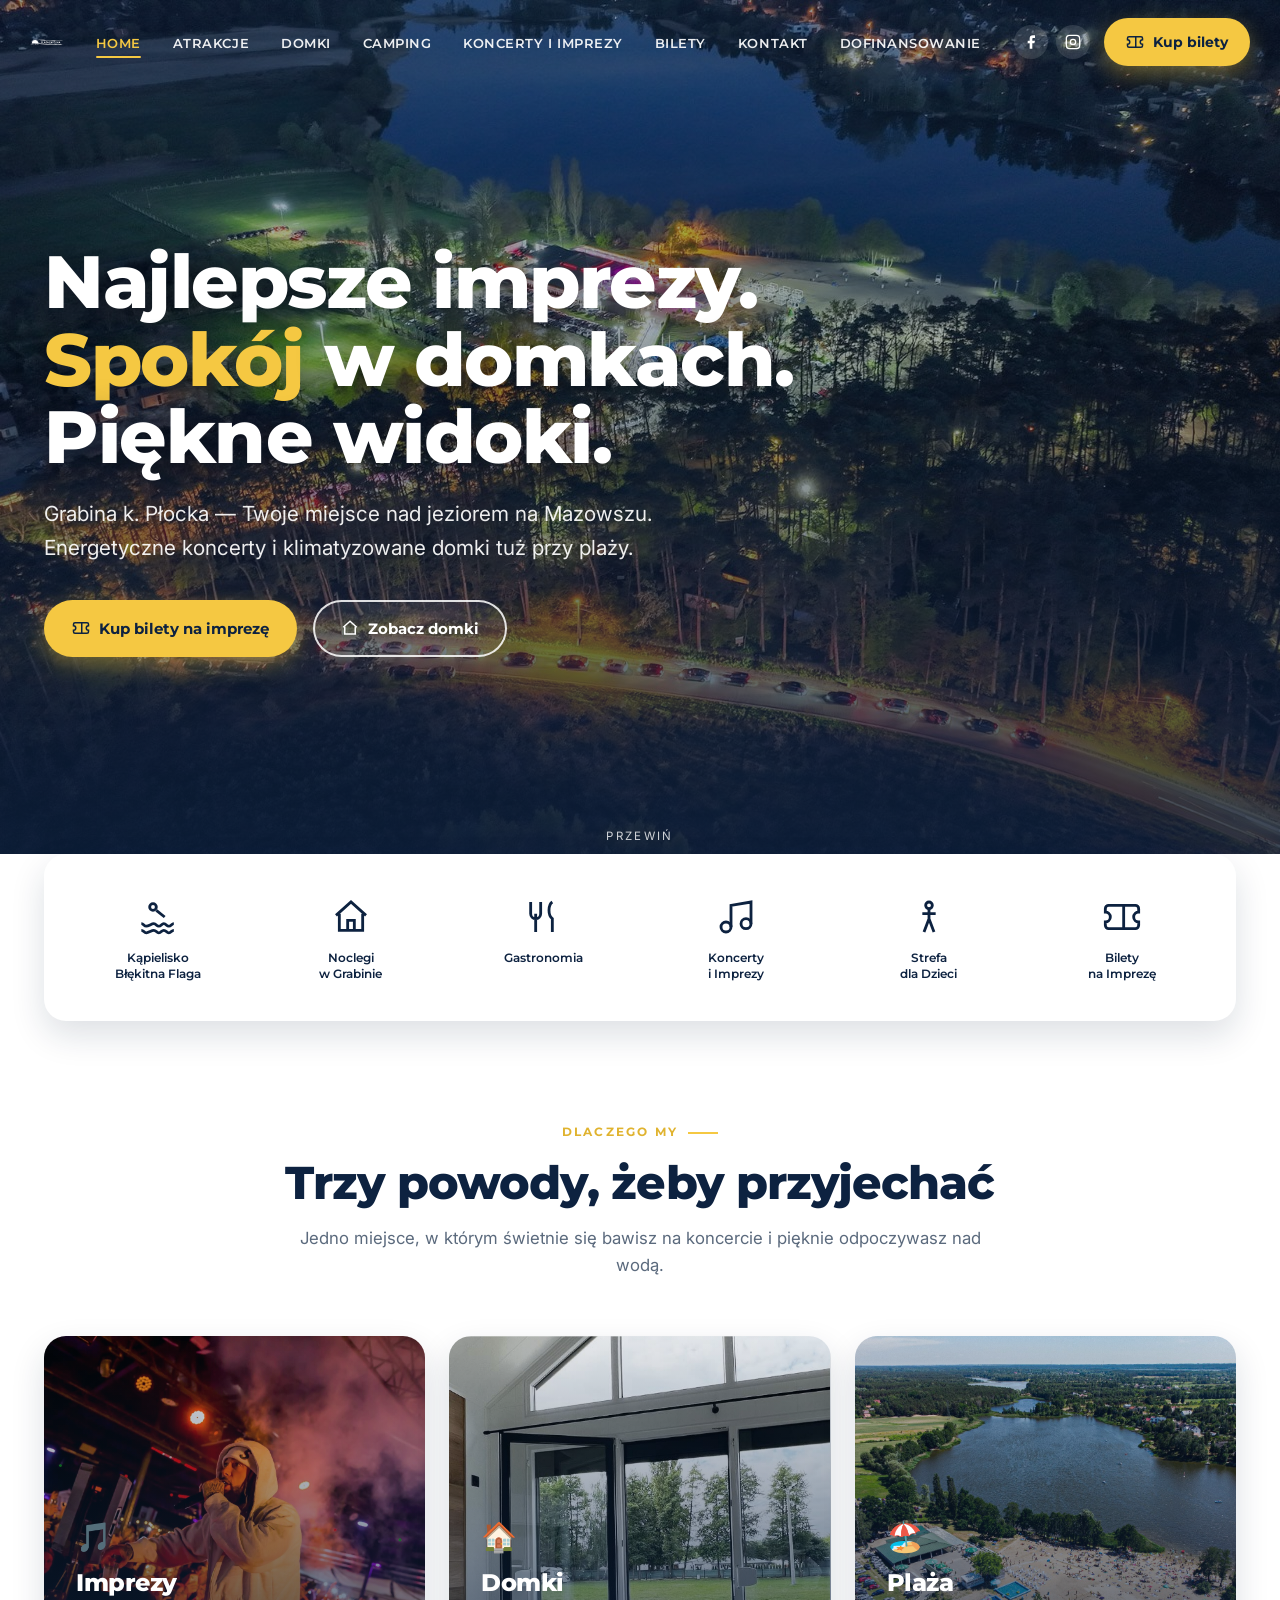
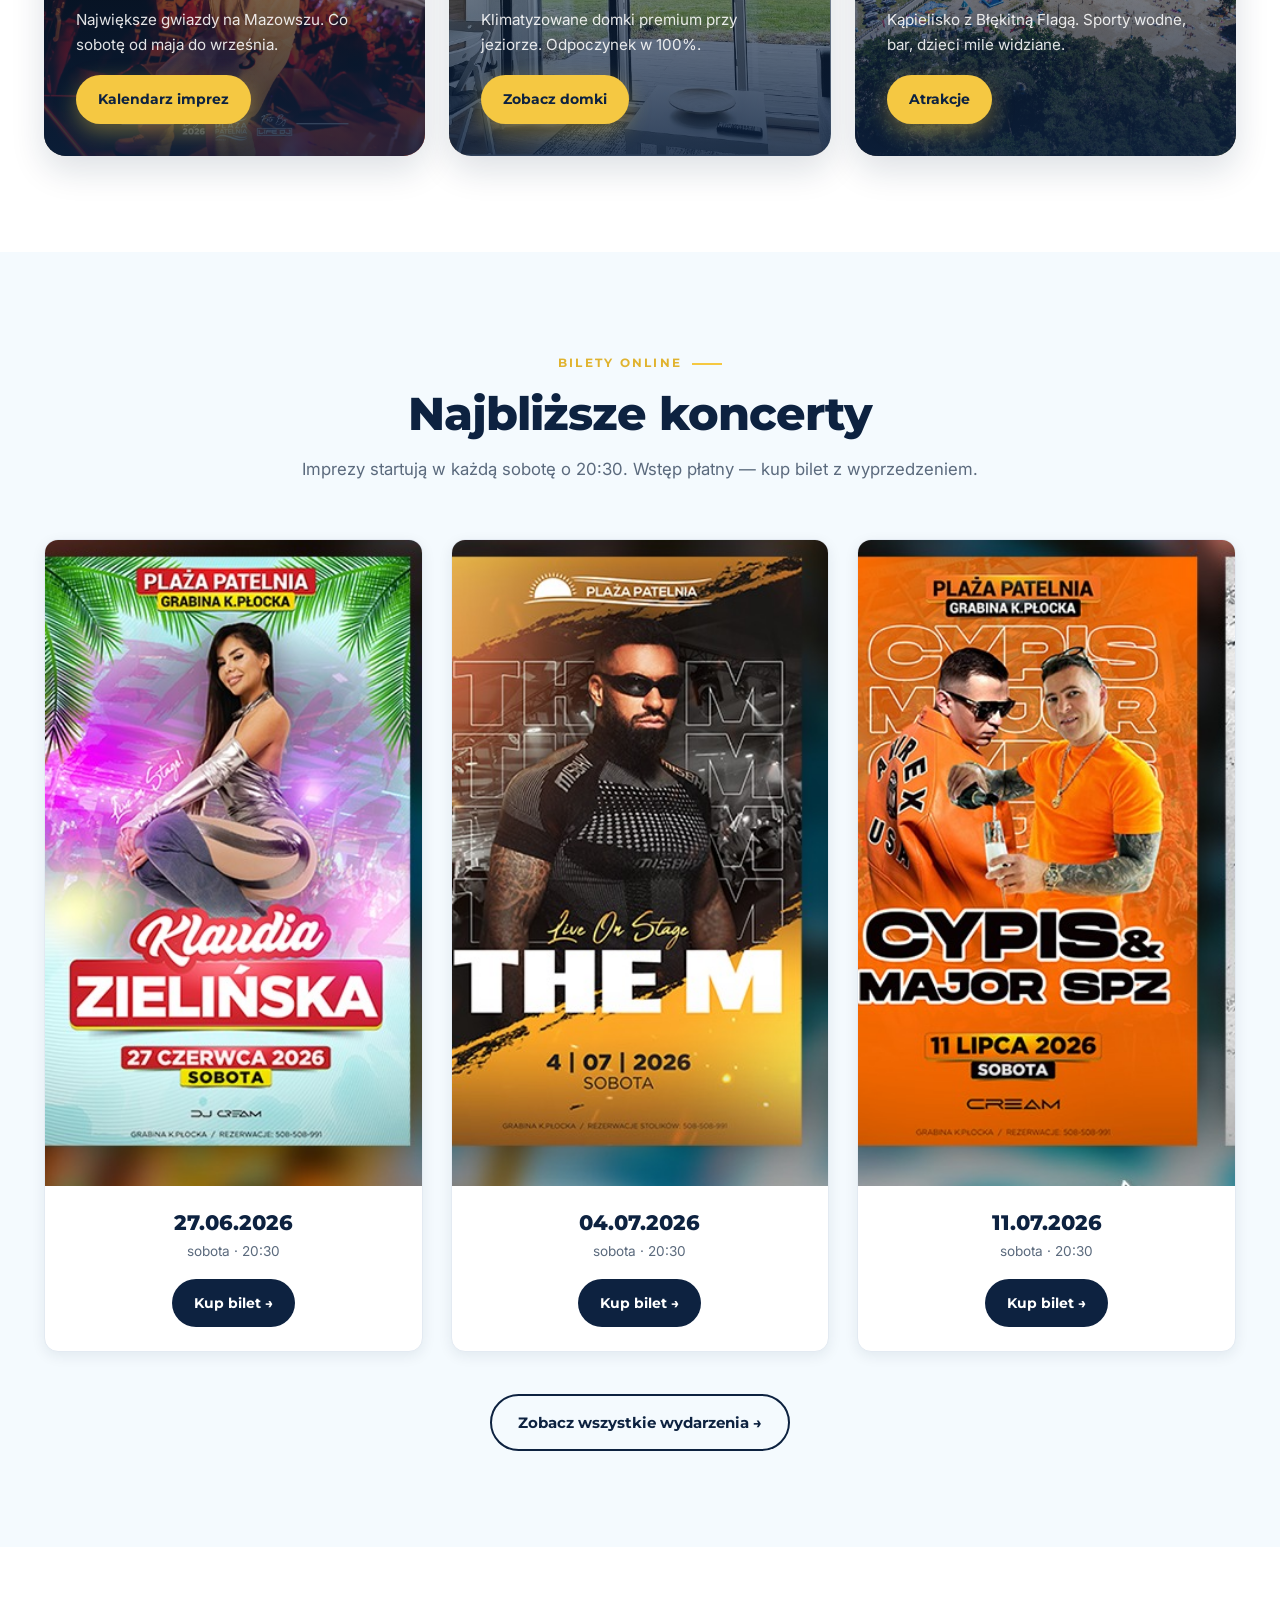
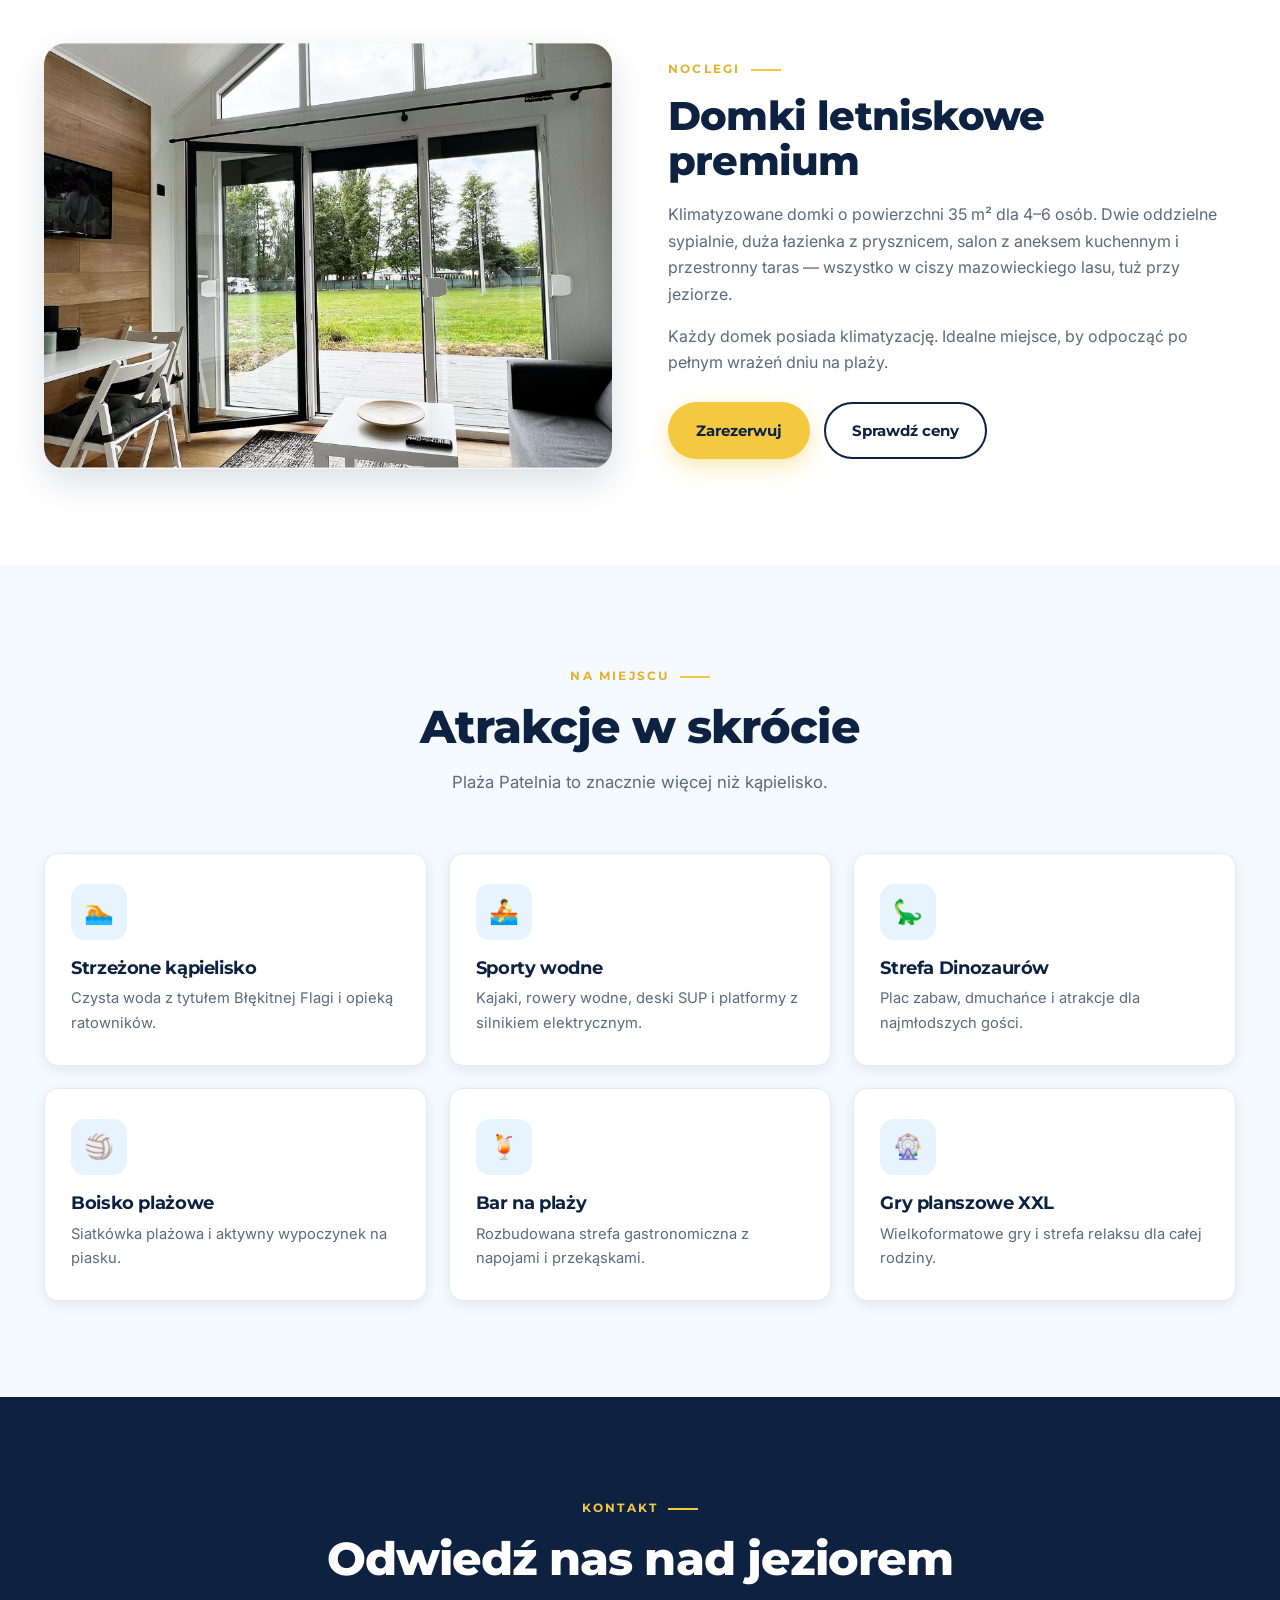
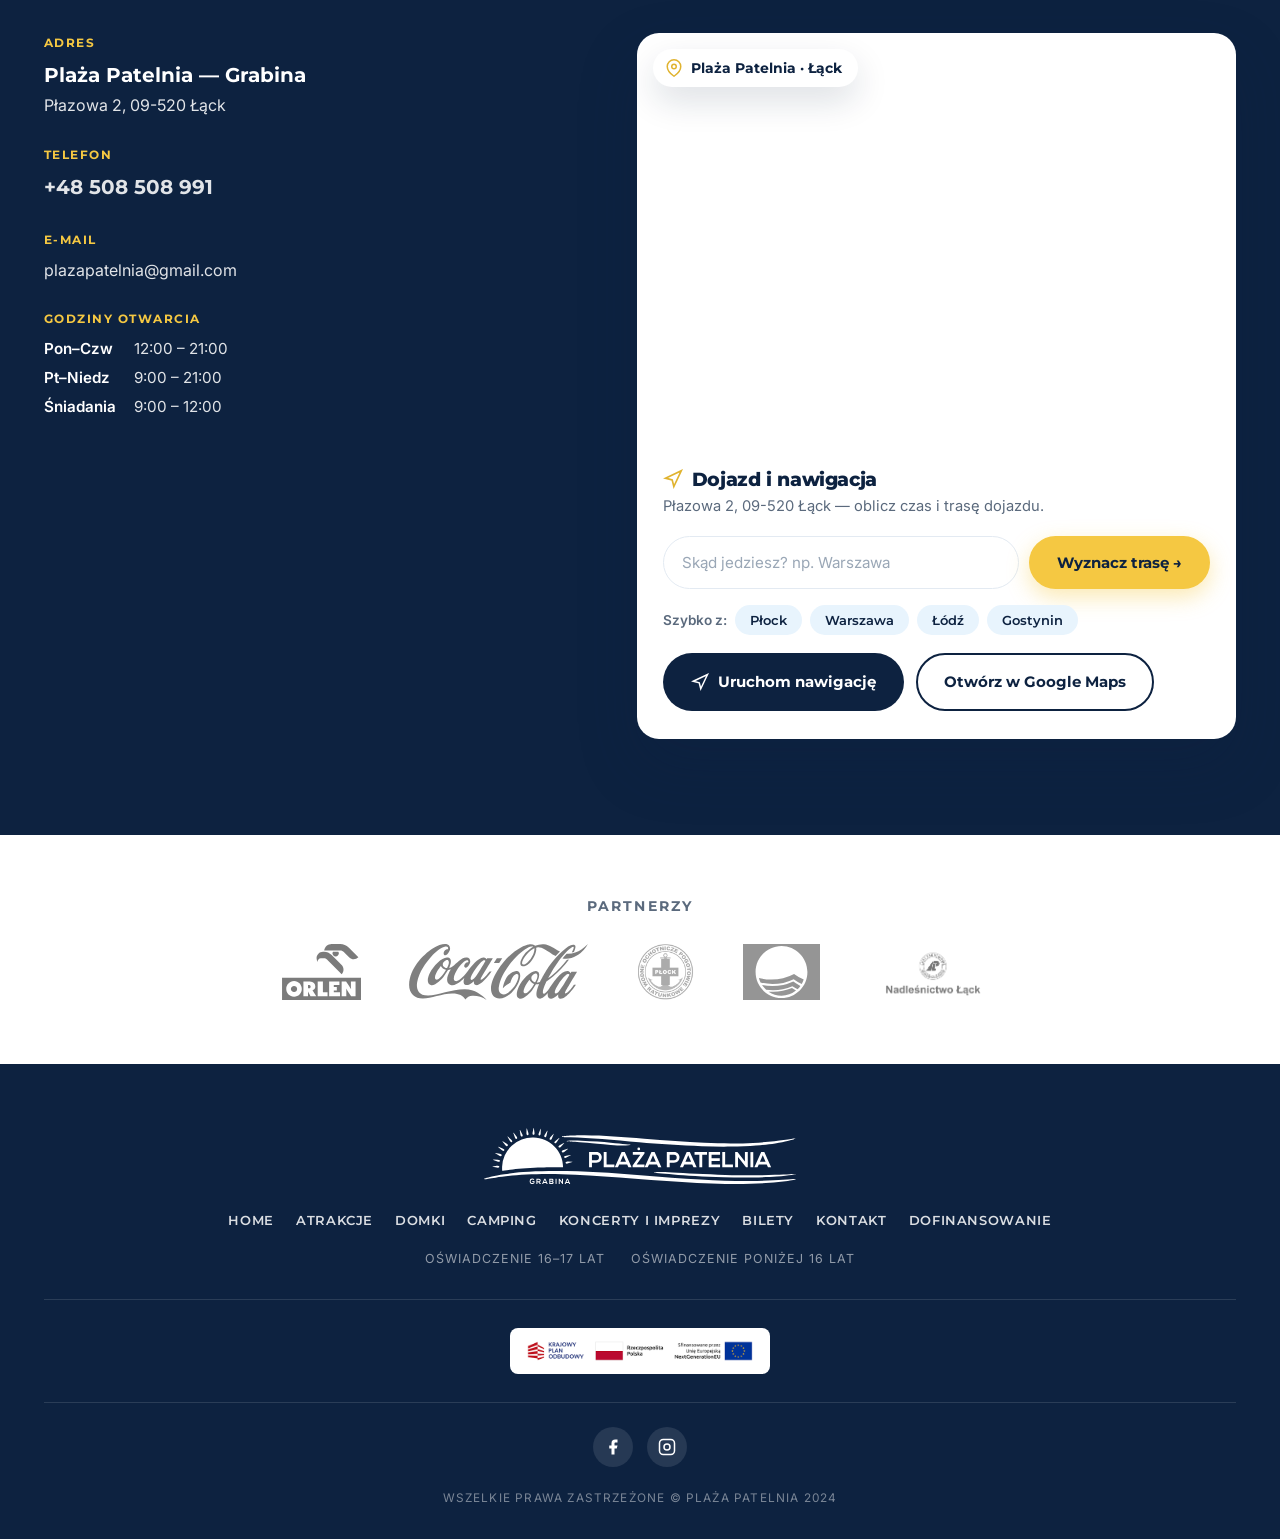
<file: index.html>
<!DOCTYPE html>
<html lang="pl">
<head>
  <meta charset="UTF-8" />
  <meta name="viewport" content="width=device-width, initial-scale=1.0" />
  <title>Plaża Patelnia — Grabina k. Płocka | Imprezy, domki, jezioro</title>
  <meta name="description" content="Plaża Patelnia w Grabinie k. Płocka — najbardziej roztańczona plaża na Mazowszu i spokojny wypoczynek w klimatyzowanych domkach przy jeziorze. Kąpielisko z Błękitną Flagą." />
  <link rel="preconnect" href="https://fonts.googleapis.com" />
  <link rel="preconnect" href="https://fonts.gstatic.com" crossorigin />
  <link href="https://fonts.googleapis.com/css2?family=Montserrat:wght@600;700;800&family=Inter:wght@400;500;600;700&display=swap" rel="stylesheet" />
  <link rel="stylesheet" href="styles.css" />
</head>
<body>

  <!-- ============ NAV ============ -->
  <header class="nav">
    <div class="container">
      <a href="index.html" class="nav-logo"><img src="img/logo.svg" alt="Plaża Patelnia" /></a>
      <nav>
        <ul class="nav-links">
          <li><a href="index.html" class="active">Home</a></li>
          <li><a href="atrakcje.html">Atrakcje</a></li>
          <li><a href="domki.html">Domki</a></li>
          <li><a href="camping.html">Camping</a></li>
          <li><a href="koncerty.html">Koncerty i Imprezy</a></li>
          <li><a href="bilety.html">Bilety</a></li>
          <li><a href="kontakt.html">Kontakt</a></li>
          <li><a href="dofinansowanie.html">Dofinansowanie</a></li>
        </ul>
      </nav>
      <div class="nav-right">
        <div class="nav-social">
          <a href="https://www.facebook.com/PlazaPatelnia" target="_blank" rel="noopener" aria-label="Facebook"><svg viewBox="0 0 24 24" fill="currentColor"><path d="M18 2h-3a5 5 0 0 0-5 5v3H7v4h3v8h4v-8h3l1-4h-4V7a1 1 0 0 1 1-1h3z"/></svg></a>
          <a href="https://www.instagram.com/PlazaPatelnia/" target="_blank" rel="noopener" aria-label="Instagram"><svg viewBox="0 0 24 24" fill="none" stroke="currentColor" stroke-width="2"><rect x="2" y="2" width="20" height="20" rx="5"/><circle cx="12" cy="12" r="4"/><line x1="17.5" y1="6.5" x2="17.51" y2="6.5"/></svg></a>
        </div>
        <a href="bilety.html" class="btn btn-gold btn-sm"><svg viewBox="0 0 24 24" fill="none" stroke="currentColor" stroke-width="2"><path d="M2 9a3 3 0 0 1 0 6v2a2 2 0 0 0 2 2h16a2 2 0 0 0 2-2v-2a3 3 0 0 1 0-6V7a2 2 0 0 0-2-2H4a2 2 0 0 0-2 2z"/><line x1="13" y1="5" x2="13" y2="19"/></svg>Kup bilety</a>
      </div>
      <button class="nav-burger" aria-label="Menu"><span></span><span></span><span></span></button>
    </div>
  </header>

  <nav class="mobile-menu">
    <a href="index.html" class="active">Home</a>
    <a href="atrakcje.html">Atrakcje</a>
    <a href="domki.html">Domki</a>
    <a href="camping.html">Camping</a>
    <a href="koncerty.html">Koncerty i Imprezy</a>
    <a href="bilety.html">Bilety</a>
    <a href="kontakt.html">Kontakt</a>
    <a href="dofinansowanie.html">Dofinansowanie</a>
  </nav>

  <!-- ============ HERO ============ -->
  <section class="hero">
    <div class="hero-bg"><img src="img/altana.jpg" alt="Plaża Patelnia — altana i taras nad jeziorem" /></div>
    <div class="hero-overlay"></div>
    <div class="container">
      <div class="hero-content reveal in">
        <h1>Najlepsze imprezy.<br/><span class="gold">Spokój</span> w domkach.<br/>Piękne widoki.</h1>
        <p class="hero-sub">Grabina k. Płocka — Twoje miejsce nad jeziorem na Mazowszu. Energetyczne koncerty i klimatyzowane domki tuż przy plaży.</p>
        <div class="hero-cta">
          <a href="bilety.html" class="btn btn-gold"><svg viewBox="0 0 24 24" fill="none" stroke="currentColor" stroke-width="2"><path d="M2 9a3 3 0 0 1 0 6v2a2 2 0 0 0 2 2h16a2 2 0 0 0 2-2v-2a3 3 0 0 1 0-6V7a2 2 0 0 0-2-2H4a2 2 0 0 0-2 2z"/><line x1="13" y1="5" x2="13" y2="19"/></svg>Kup bilety na imprezę</a>
          <a href="domki.html" class="btn btn-outline-white"><svg viewBox="0 0 24 24" fill="none" stroke="currentColor" stroke-width="2"><path d="M3 11l9-8 9 8"/><path d="M5 10v10h14V10"/></svg>Zobacz domki</a>
        </div>
      </div>
    </div>
    <a href="#powody" class="scroll-ind">Przewiń<svg viewBox="0 0 24 24" fill="none" stroke="currentColor" stroke-width="2"><polyline points="6 9 12 15 18 9"/></svg></a>
  </section>

  <!-- ============ ICON BAR ============ -->
  <div class="iconbar">
    <div class="container">
      <div class="iconbar-inner reveal">
        <a href="atrakcje.html"><span class="ic"><svg viewBox="0 0 24 24" fill="none" stroke="#0D2240" stroke-width="1.7"><path d="M2 16c1.5 0 1.5 1.5 3 1.5S8 16 9.5 16s1.5 1.5 3 1.5S14 16 15.5 16s1.5 1.5 3 1.5S20 16 21.5 16"/><path d="M2 20c1.5 0 1.5 1.5 3 1.5S8 20 9.5 20s1.5 1.5 3 1.5S14 20 15.5 20s1.5 1.5 3 1.5S20 20 21.5 20"/><circle cx="9" cy="6" r="2"/><path d="M11 8l5 4"/></svg></span><span>Kąpielisko<br/>Błękitna Flaga</span></a>
        <a href="domki.html"><span class="ic"><svg viewBox="0 0 24 24" fill="none" stroke="#0D2240" stroke-width="1.7"><path d="M3 11l9-8 9 8"/><path d="M5 10v10h14V10"/><path d="M10 20v-6h4v6"/></svg></span><span>Noclegi<br/>w Grabinie</span></a>
        <a href="atrakcje.html"><span class="ic"><svg viewBox="0 0 24 24" fill="none" stroke="#0D2240" stroke-width="1.7"><path d="M4 3v7a3 3 0 0 0 6 0V3M7 10v11"/><path d="M17 3c-1.5 1-2 3-2 5s.5 4 2 5v8"/></svg></span><span>Gastronomia</span></a>
        <a href="koncerty.html"><span class="ic"><svg viewBox="0 0 24 24" fill="none" stroke="#0D2240" stroke-width="1.7"><path d="M9 18V5l12-2v13"/><circle cx="6" cy="18" r="3"/><circle cx="18" cy="16" r="3"/></svg></span><span>Koncerty<br/>i Imprezy</span></a>
        <a href="atrakcje.html"><span class="ic"><svg viewBox="0 0 24 24" fill="none" stroke="#0D2240" stroke-width="1.7"><circle cx="12" cy="5" r="2"/><path d="M12 7v6M8 10h8M9 21l3-8 3 8"/></svg></span><span>Strefa<br/>dla Dzieci</span></a>
        <a href="bilety.html"><span class="ic"><svg viewBox="0 0 24 24" fill="none" stroke="#0D2240" stroke-width="1.7"><path d="M2 9a3 3 0 0 1 0 6v2a2 2 0 0 0 2 2h16a2 2 0 0 0 2-2v-2a3 3 0 0 1 0-6V7a2 2 0 0 0-2-2H4a2 2 0 0 0-2 2z"/><line x1="13" y1="5" x2="13" y2="19"/></svg></span><span>Bilety<br/>na Imprezę</span></a>
      </div>
    </div>
  </div>

  <!-- ============ POWODY ============ -->
  <section class="section" id="powody">
    <div class="container">
      <div class="section-head reveal">
        <span class="eyebrow">Dlaczego my</span>
        <h2>Trzy powody, żeby przyjechać</h2>
        <p>Jedno miejsce, w którym świetnie się bawisz na koncercie i pięknie odpoczywasz nad wodą.</p>
      </div>
      <div class="reasons">
        <article class="reason-card reveal">
          <img src="img/malik.jpg" alt="Koncert na Plaży Patelnia — sezon 2026" />
          <div class="rc-body">
            <div class="rc-ico">🎵</div>
            <h3>Imprezy</h3>
            <p>Największe gwiazdy na Mazowszu. Co sobotę od maja do września.</p>
            <a href="koncerty.html" class="btn btn-gold btn-sm">Kalendarz imprez</a>
          </div>
        </article>
        <article class="reason-card reveal d1">
          <video autoplay muted loop playsinline poster="img/domek.jpg"><source src="img/domki.mp4" type="video/mp4" /></video>
          <div class="rc-body">
            <div class="rc-ico">🏠</div>
            <h3>Domki</h3>
            <p>Klimatyzowane domki premium przy jeziorze. Odpoczynek w 100%.</p>
            <a href="domki.html" class="btn btn-gold btn-sm">Zobacz domki</a>
          </div>
        </article>
        <article class="reason-card reveal d2">
          <img src="img/jezioro-dzien.jpg" alt="Plaża i jezioro w dzień" />
          <div class="rc-body">
            <div class="rc-ico">🏖️</div>
            <h3>Plaża</h3>
            <p>Kąpielisko z Błękitną Flagą. Sporty wodne, bar, dzieci mile widziane.</p>
            <a href="atrakcje.html" class="btn btn-gold btn-sm">Atrakcje</a>
          </div>
        </article>
      </div>
    </div>
  </section>

  <!-- ============ NAJBLIŻSZE KONCERTY ============ -->
  <section class="section section--tint">
    <div class="container">
      <div class="section-head reveal">
        <span class="eyebrow">Bilety online</span>
        <h2>Najbliższe koncerty</h2>
        <p>Imprezy startują w każdą sobotę o 20:30. Wstęp płatny — kup bilet z wyprzedzeniem.</p>
      </div>
      <div class="events-grid">
        <article class="event-card reveal">
          <a class="poster-link" href="bilety.html"><img class="poster-img" src="img/poster-klaudia.jpg" alt="Klaudia Zielińska — 27.06.2026" loading="lazy" /></a>
          <div class="ec-body">
            <div class="ec-date">27.06.2026</div>
            <div class="ec-day">sobota · 20:30</div>
            <a href="bilety.html" class="btn btn-navy btn-sm">Kup bilet →</a>
          </div>
        </article>
        <article class="event-card reveal d1">
          <a class="poster-link" href="bilety.html"><img class="poster-img" src="img/poster-them.jpg" alt="The M — 04.07.2026" loading="lazy" /></a>
          <div class="ec-body">
            <div class="ec-date">04.07.2026</div>
            <div class="ec-day">sobota · 20:30</div>
            <a href="bilety.html" class="btn btn-navy btn-sm">Kup bilet →</a>
          </div>
        </article>
        <article class="event-card reveal d2">
          <a class="poster-link" href="bilety.html"><img class="poster-img" src="img/poster-cypis.jpg" alt="Cypis & Major SPZ — 11.07.2026" loading="lazy" /></a>
          <div class="ec-body">
            <div class="ec-date">11.07.2026</div>
            <div class="ec-day">sobota · 20:30</div>
            <a href="bilety.html" class="btn btn-navy btn-sm">Kup bilet →</a>
          </div>
        </article>
      </div>
      <div style="text-align:center; margin-top:42px;" class="reveal">
        <a href="bilety.html" class="btn btn-outline">Zobacz wszystkie wydarzenia →</a>
      </div>
    </div>
  </section>

  <!-- ============ DOMKI ============ -->
  <section class="section">
    <div class="container">
      <div class="feature-row">
        <div class="fr-media reveal"><video autoplay muted loop playsinline poster="img/domek.jpg"><source src="img/domki.mp4" type="video/mp4" /></video></div>
        <div class="reveal d1">
          <span class="eyebrow">Noclegi</span>
          <h2>Domki letniskowe premium</h2>
          <p>Klimatyzowane domki o powierzchni 35 m² dla 4–6 osób. Dwie oddzielne sypialnie, duża łazienka z prysznicem, salon z aneksem kuchennym i przestronny taras — wszystko w ciszy mazowieckiego lasu, tuż przy jeziorze.</p>
          <p>Każdy domek posiada klimatyzację. Idealne miejsce, by odpocząć po pełnym wrażeń dniu na plaży.</p>
          <div class="fr-cta">
            <a href="domki.html" class="btn btn-gold">Zarezerwuj</a>
            <a href="domki.html" class="btn btn-outline">Sprawdź ceny</a>
          </div>
        </div>
      </div>
    </div>
  </section>

  <!-- ============ ATRAKCJE W SKRÓCIE ============ -->
  <section class="section section--tint">
    <div class="container">
      <div class="section-head reveal">
        <span class="eyebrow">Na miejscu</span>
        <h2>Atrakcje w skrócie</h2>
        <p>Plaża Patelnia to znacznie więcej niż kąpielisko.</p>
      </div>
      <div class="attr-grid">
        <div class="attr-card reveal"><div class="ac-ico">🏊</div><h3>Strzeżone kąpielisko</h3><p>Czysta woda z tytułem Błękitnej Flagi i opieką ratowników.</p></div>
        <div class="attr-card reveal d1"><div class="ac-ico">🚣</div><h3>Sporty wodne</h3><p>Kajaki, rowery wodne, deski SUP i platformy z silnikiem elektrycznym.</p></div>
        <div class="attr-card reveal d2"><div class="ac-ico">🦕</div><h3>Strefa Dinozaurów</h3><p>Plac zabaw, dmuchańce i atrakcje dla najmłodszych gości.</p></div>
        <div class="attr-card reveal"><div class="ac-ico">🏐</div><h3>Boisko plażowe</h3><p>Siatkówka plażowa i aktywny wypoczynek na piasku.</p></div>
        <div class="attr-card reveal d1"><div class="ac-ico">🍹</div><h3>Bar na plaży</h3><p>Rozbudowana strefa gastronomiczna z napojami i przekąskami.</p></div>
        <div class="attr-card reveal d2"><div class="ac-ico">🎡</div><h3>Gry planszowe XXL</h3><p>Wielkoformatowe gry i strefa relaksu dla całej rodziny.</p></div>
      </div>
    </div>
  </section>

  <!-- ============ KONTAKT SKRÓCONY ============ -->
  <section class="section contact-dark">
    <div class="container">
      <div class="section-head reveal" style="margin-bottom:48px;">
        <span class="eyebrow" style="color:var(--gold)">Kontakt</span>
        <h2>Odwiedź nas nad jeziorem</h2>
      </div>
      <div class="contact-grid">
        <div class="contact-info reveal">
          <div class="ci-block">
            <div class="ci-label">Adres</div>
            <p class="big">Plaża Patelnia — Grabina</p>
            <p>Płazowa 2, 09-520 Łąck</p>
          </div>
          <div class="ci-block">
            <div class="ci-label">Telefon</div>
            <p class="big"><a href="tel:+48508508991">+48 508 508 991</a></p>
          </div>
          <div class="ci-block">
            <div class="ci-label">E-mail</div>
            <p><a href="mailto:plazapatelnia@gmail.com">plazapatelnia@gmail.com</a></p>
          </div>
          <div class="ci-block">
            <div class="ci-label">Godziny otwarcia</div>
            <div class="hours-grid">
              <b>Pon–Czw</b><span>12:00 – 21:00</span>
              <b>Pt–Niedz</b><span>9:00 – 21:00</span>
              <b>Śniadania</b><span>9:00 – 12:00</span>
            </div>
          </div>
        </div>
        <div class="map-modern reveal d1" data-dest="Plaża Patelnia, Płazowa 2, 09-520 Łąck">
          <div class="map-frame">
            <div class="map-badge"><svg viewBox="0 0 24 24" fill="none" stroke="currentColor" stroke-width="2"><path d="M21 10c0 7-9 13-9 13s-9-6-9-13a9 9 0 0 1 18 0z"/><circle cx="12" cy="10" r="3"/></svg>Plaża Patelnia · Łąck</div>
            <iframe src="https://maps.google.com/maps?q=Pla%C5%BCa%20Patelnia%20P%C5%82azowa%202%20%C5%81%C4%85ck&z=14&output=embed" loading="lazy" referrerpolicy="no-referrer-when-downgrade" title="Mapa — Plaża Patelnia"></iframe>
          </div>
          <div class="map-panel">
            <h3><svg viewBox="0 0 24 24" fill="none" stroke="currentColor" stroke-width="2"><polygon points="3 11 22 2 13 21 11 13 3 11"/></svg>Dojazd i nawigacja</h3>
            <p class="mp-addr">Płazowa 2, 09-520 Łąck — oblicz czas i trasę dojazdu.</p>
            <form class="route-form">
              <input type="text" placeholder="Skąd jedziesz? np. Warszawa" aria-label="Punkt startowy" />
              <button type="submit" class="btn btn-gold">Wyznacz trasę →</button>
            </form>
            <div class="route-quick">
              <span class="rq-label">Szybko z:</span>
              <button type="button" data-from="Płock">Płock</button>
              <button type="button" data-from="Warszawa">Warszawa</button>
              <button type="button" data-from="Łódź">Łódź</button>
              <button type="button" data-from="Gostynin">Gostynin</button>
            </div>
            <div class="route-result"></div>
            <div class="map-actions">
              <a class="btn btn-navy" data-nav target="_blank" rel="noopener"><svg viewBox="0 0 24 24" fill="none" stroke="currentColor" stroke-width="2"><polygon points="3 11 22 2 13 21 11 13 3 11"/></svg>Uruchom nawigację</a>
              <a class="btn btn-outline" data-open target="_blank" rel="noopener">Otwórz w Google Maps</a>
            </div>
          </div>
        </div>
      </div>
    </div>
  </section>

  <!-- ============ PARTNERZY ============ -->
  <section class="partners">
    <div class="container">
      <h4>Partnerzy</h4>
      <div class="partners-row reveal">
        <img src="img/partner-orlen.svg" alt="Orlen" />
        <img src="img/partner-cocacola.svg" alt="Coca-Cola" />
        <img src="img/partner-sanepid.png" alt="Powiatowa Stacja Sanitarno-Epidemiologiczna w Płocku" />
        <img src="img/partner-flaga.svg" alt="Błękitna Flaga" />
        <img src="img/partner-nadlesnictwo.png" alt="Nadleśnictwo Łąck" />
      </div>
    </div>
  </section>

  <!-- ============ FOOTER ============ -->
  <footer class="footer">
    <div class="container">
      <div class="footer-logo"><img src="img/logo.svg" alt="Plaża Patelnia" /></div>
      <nav class="footer-nav">
        <a href="index.html">Home</a><a href="atrakcje.html">Atrakcje</a><a href="domki.html">Domki</a><a href="camping.html">Camping</a>
        <a href="koncerty.html">Koncerty i Imprezy</a><a href="bilety.html">Bilety</a><a href="kontakt.html">Kontakt</a>
        <a href="dofinansowanie.html">Dofinansowanie</a>
      </nav>
      <div class="footer-sub">
        <a href="dofinansowanie.html">Oświadczenie 16–17 lat</a>
        <a href="dofinansowanie.html">Oświadczenie poniżej 16 lat</a>
      </div>
      <div class="footer-funding">
        <img src="img/kpo.png" alt="Krajowy Plan Odbudowy / Rzeczpospolita Polska / Unia Europejska NextGenerationEU" />
      </div>
      <div class="footer-social">
        <a href="https://www.facebook.com/PlazaPatelnia" target="_blank" rel="noopener" aria-label="Facebook"><svg viewBox="0 0 24 24" fill="currentColor"><path d="M18 2h-3a5 5 0 0 0-5 5v3H7v4h3v8h4v-8h3l1-4h-4V7a1 1 0 0 1 1-1h3z"/></svg></a>
        <a href="https://www.instagram.com/PlazaPatelnia/" target="_blank" rel="noopener" aria-label="Instagram"><svg viewBox="0 0 24 24" fill="none" stroke="currentColor" stroke-width="2"><rect x="2" y="2" width="20" height="20" rx="5"/><circle cx="12" cy="12" r="4"/><line x1="17.5" y1="6.5" x2="17.51" y2="6.5"/></svg></a>
      </div>
      <p class="footer-copy">Wszelkie prawa zastrzeżone © Plaża Patelnia 2024</p>
    </div>
  </footer>

  <script src="script.js"></script>
</body>
</html>
</file>
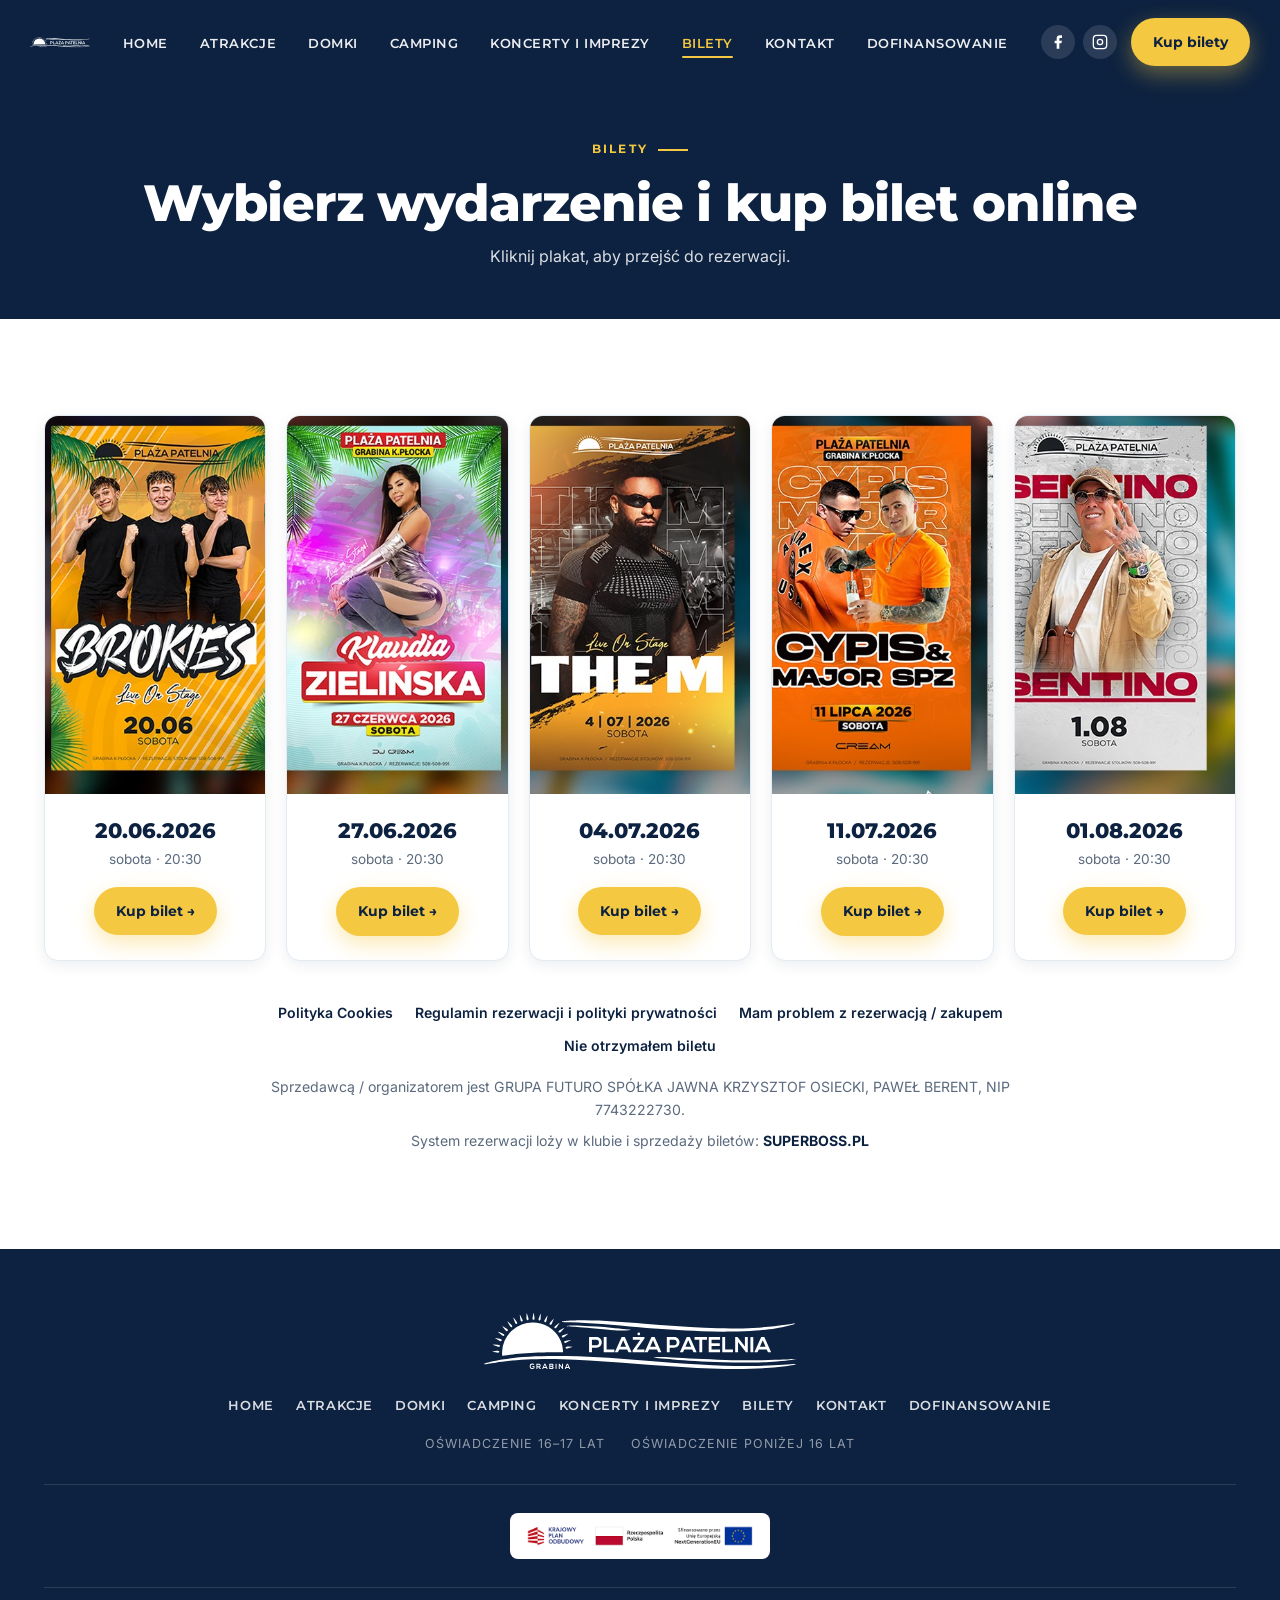
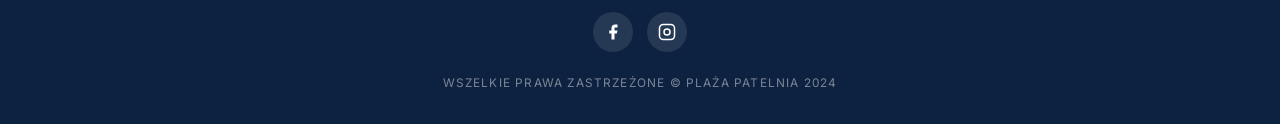
<file: bilety.html>
<!DOCTYPE html>
<html lang="pl">
<head>
  <meta charset="UTF-8" />
  <meta name="viewport" content="width=device-width, initial-scale=1.0" />
  <title>Bilety — Plaża Patelnia | Koncerty nad jeziorem 2026</title>
  <meta name="description" content="Kup bilet online na koncerty Plaży Patelnia: Klaudia Zielińska, The M, Cypis & Major, Sentino. Wydarzenia w Grabinie k. Płocka — lato 2026." />
  <link rel="preconnect" href="https://fonts.googleapis.com" />
  <link rel="preconnect" href="https://fonts.gstatic.com" crossorigin />
  <link href="https://fonts.googleapis.com/css2?family=Montserrat:wght@600;700;800&family=Inter:wght@400;500;600;700&display=swap" rel="stylesheet" />
  <link rel="stylesheet" href="styles.css" />
  <style>
    .page-header { background: var(--navy); color: #fff; padding: calc(var(--nav-h) + 50px) 0 50px; text-align: center; }
    .page-header h1 { color: #fff; font-size: clamp(2rem, 4.5vw, 3.2rem); font-weight: 800; }
    .page-header .eyebrow { color: var(--gold); }
    .page-header p { color: rgba(255,255,255,0.85); margin-top: 12px; }
    .events-grid.four { grid-template-columns: repeat(5, 1fr); gap: 20px; }
    @media (max-width: 1100px) { .events-grid.four { grid-template-columns: repeat(3, 1fr); } }
    @media (max-width: 720px) { .events-grid.four { grid-template-columns: repeat(2, 1fr); } }
    @media (max-width: 460px) { .events-grid.four { grid-template-columns: 1fr; } }
  </style>
</head>
<body>

  <header class="nav scrolled">
    <div class="container">
      <a href="index.html" class="nav-logo"><img src="img/logo.svg" alt="Plaża Patelnia" /></a>
      <nav><ul class="nav-links">
        <li><a href="index.html">Home</a></li>
        <li><a href="atrakcje.html">Atrakcje</a></li>
        <li><a href="domki.html">Domki</a></li>
        <li><a href="camping.html">Camping</a></li>
        <li><a href="koncerty.html">Koncerty i Imprezy</a></li>
        <li><a href="bilety.html" class="active">Bilety</a></li>
        <li><a href="kontakt.html">Kontakt</a></li>
        <li><a href="dofinansowanie.html">Dofinansowanie</a></li>
      </ul></nav>
      <div class="nav-right">
        <div class="nav-social">
          <a href="https://www.facebook.com/PlazaPatelnia" target="_blank" rel="noopener" aria-label="Facebook"><svg viewBox="0 0 24 24" fill="currentColor"><path d="M18 2h-3a5 5 0 0 0-5 5v3H7v4h3v8h4v-8h3l1-4h-4V7a1 1 0 0 1 1-1h3z"/></svg></a>
          <a href="https://www.instagram.com/PlazaPatelnia/" target="_blank" rel="noopener" aria-label="Instagram"><svg viewBox="0 0 24 24" fill="none" stroke="currentColor" stroke-width="2"><rect x="2" y="2" width="20" height="20" rx="5"/><circle cx="12" cy="12" r="4"/><line x1="17.5" y1="6.5" x2="17.51" y2="6.5"/></svg></a>
        </div>
        <a href="bilety.html" class="btn btn-gold btn-sm">Kup bilety</a>
      </div>
      <button class="nav-burger" aria-label="Menu"><span></span><span></span><span></span></button>
    </div>
  </header>
  <nav class="mobile-menu">
    <a href="index.html">Home</a><a href="atrakcje.html">Atrakcje</a><a href="domki.html">Domki</a>
    <a href="camping.html">Camping</a><a href="koncerty.html">Koncerty i Imprezy</a><a href="bilety.html" class="active">Bilety</a><a href="kontakt.html">Kontakt</a><a href="dofinansowanie.html">Dofinansowanie</a>
  </nav>

  <section class="page-header">
    <div class="container">
      <span class="eyebrow">Bilety</span>
      <h1>Wybierz wydarzenie i kup bilet online</h1>
      <p>Kliknij plakat, aby przejść do rezerwacji.</p>
    </div>
  </section>

  <section class="section">
    <div class="container">
      <div class="events-grid four">
        <article class="event-card reveal">
          <a class="poster-link" href="https://superboss.pl" target="_blank" rel="noopener"><img class="poster-img" src="img/poster-brokies.jpg" alt="Brokies — Live On Stage, 20.06.2026" loading="lazy" /></a>
          <div class="ec-body"><div class="ec-date">20.06.2026</div><div class="ec-day">sobota · 20:30</div><a href="https://superboss.pl" target="_blank" rel="noopener" class="btn btn-gold btn-sm">Kup bilet →</a></div>
        </article>
        <article class="event-card reveal d1">
          <a class="poster-link" href="https://superboss.pl" target="_blank" rel="noopener"><img class="poster-img" src="img/poster-klaudia.jpg" alt="Klaudia Zielińska — 27.06.2026" loading="lazy" /></a>
          <div class="ec-body"><div class="ec-date">27.06.2026</div><div class="ec-day">sobota · 20:30</div><a href="https://superboss.pl" target="_blank" rel="noopener" class="btn btn-gold btn-sm">Kup bilet →</a></div>
        </article>
        <article class="event-card reveal d2">
          <a class="poster-link" href="https://superboss.pl" target="_blank" rel="noopener"><img class="poster-img" src="img/poster-them.jpg" alt="The M — 04.07.2026" loading="lazy" /></a>
          <div class="ec-body"><div class="ec-date">04.07.2026</div><div class="ec-day">sobota · 20:30</div><a href="https://superboss.pl" target="_blank" rel="noopener" class="btn btn-gold btn-sm">Kup bilet →</a></div>
        </article>
        <article class="event-card reveal d3">
          <a class="poster-link" href="https://superboss.pl" target="_blank" rel="noopener"><img class="poster-img" src="img/poster-cypis.jpg" alt="Cypis & Major SPZ — 11.07.2026" loading="lazy" /></a>
          <div class="ec-body"><div class="ec-date">11.07.2026</div><div class="ec-day">sobota · 20:30</div><a href="https://superboss.pl" target="_blank" rel="noopener" class="btn btn-gold btn-sm">Kup bilet →</a></div>
        </article>
        <article class="event-card reveal d3">
          <a class="poster-link" href="https://superboss.pl" target="_blank" rel="noopener"><img class="poster-img" src="img/poster-sentino.jpg" alt="Sentino — 01.08.2026" loading="lazy" /></a>
          <div class="ec-body"><div class="ec-date">01.08.2026</div><div class="ec-day">sobota · 20:30</div><a href="https://superboss.pl" target="_blank" rel="noopener" class="btn btn-gold btn-sm">Kup bilet →</a></div>
        </article>
      </div>

      <div class="legal-box reveal">
        <div class="legal-links">
          <a href="#">Polityka Cookies</a>
          <a href="#">Regulamin rezerwacji i polityki prywatności</a>
          <a href="#">Mam problem z rezerwacją / zakupem</a>
          <a href="#">Nie otrzymałem biletu</a>
        </div>
        <p>Sprzedawcą / organizatorem jest GRUPA FUTURO SPÓŁKA JAWNA KRZYSZTOF OSIECKI, PAWEŁ BERENT, NIP 7743222730.</p>
        <p style="margin-top:8px;">System rezerwacji loży w klubie i sprzedaży biletów: <a href="https://superboss.pl" target="_blank" rel="noopener" style="color:var(--navy);font-weight:700;">SUPERBOSS.PL</a></p>
      </div>
    </div>
  </section>

  <footer class="footer">
    <div class="container">
      <div class="footer-logo"><img src="img/logo.svg" alt="Plaża Patelnia" /></div>
      <nav class="footer-nav">
        <a href="index.html">Home</a><a href="atrakcje.html">Atrakcje</a><a href="domki.html">Domki</a><a href="camping.html">Camping</a>
        <a href="koncerty.html">Koncerty i Imprezy</a><a href="bilety.html">Bilety</a><a href="kontakt.html">Kontakt</a><a href="dofinansowanie.html">Dofinansowanie</a>
      </nav>
      <div class="footer-sub"><a href="dofinansowanie.html">Oświadczenie 16–17 lat</a><a href="dofinansowanie.html">Oświadczenie poniżej 16 lat</a></div>
      <div class="footer-funding"><img src="img/kpo.png" alt="KPO / Rzeczpospolita Polska / UE NextGenerationEU" /></div>
      <div class="footer-social">
        <a href="https://www.facebook.com/PlazaPatelnia" target="_blank" rel="noopener" aria-label="Facebook"><svg viewBox="0 0 24 24" fill="currentColor"><path d="M18 2h-3a5 5 0 0 0-5 5v3H7v4h3v8h4v-8h3l1-4h-4V7a1 1 0 0 1 1-1h3z"/></svg></a>
        <a href="https://www.instagram.com/PlazaPatelnia/" target="_blank" rel="noopener" aria-label="Instagram"><svg viewBox="0 0 24 24" fill="none" stroke="currentColor" stroke-width="2"><rect x="2" y="2" width="20" height="20" rx="5"/><circle cx="12" cy="12" r="4"/><line x1="17.5" y1="6.5" x2="17.51" y2="6.5"/></svg></a>
      </div>
      <p class="footer-copy">Wszelkie prawa zastrzeżone © Plaża Patelnia 2024</p>
    </div>
  </footer>

  <script src="script.js"></script>
</body>
</html>
</file>
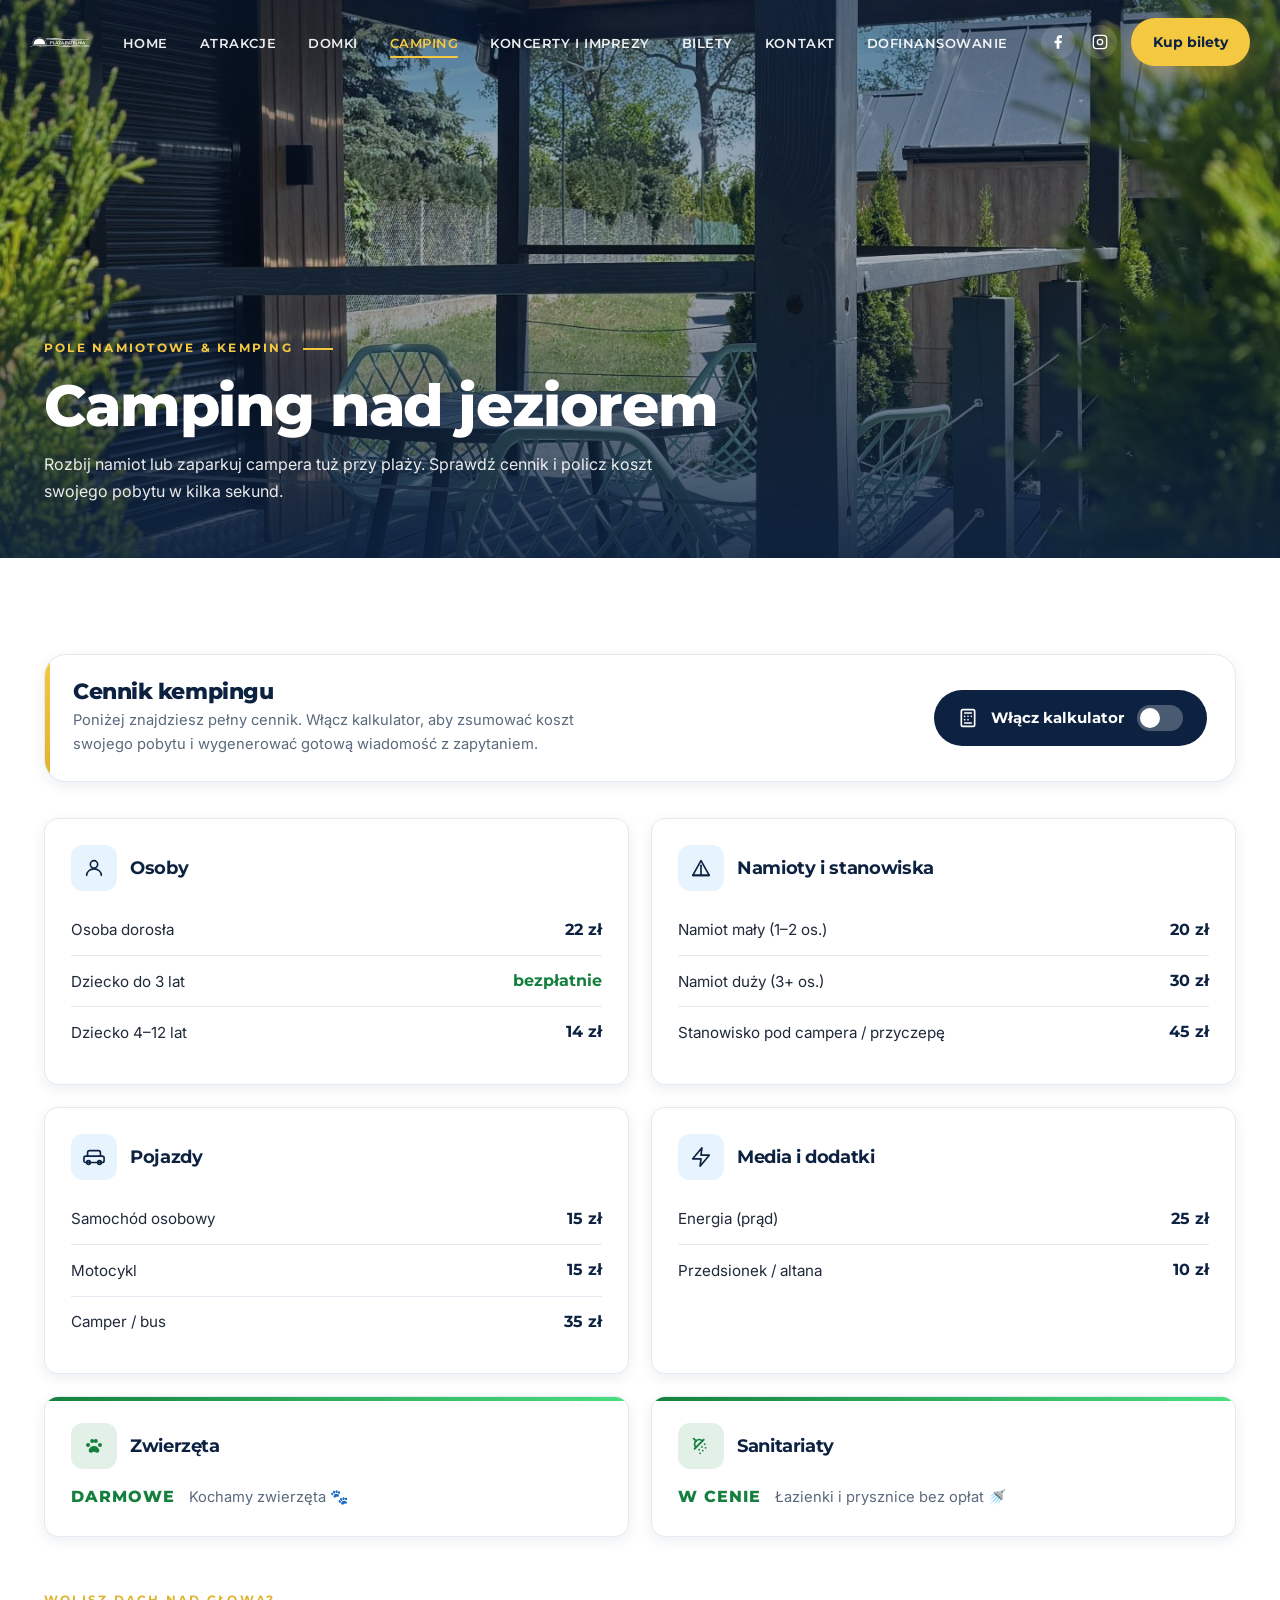
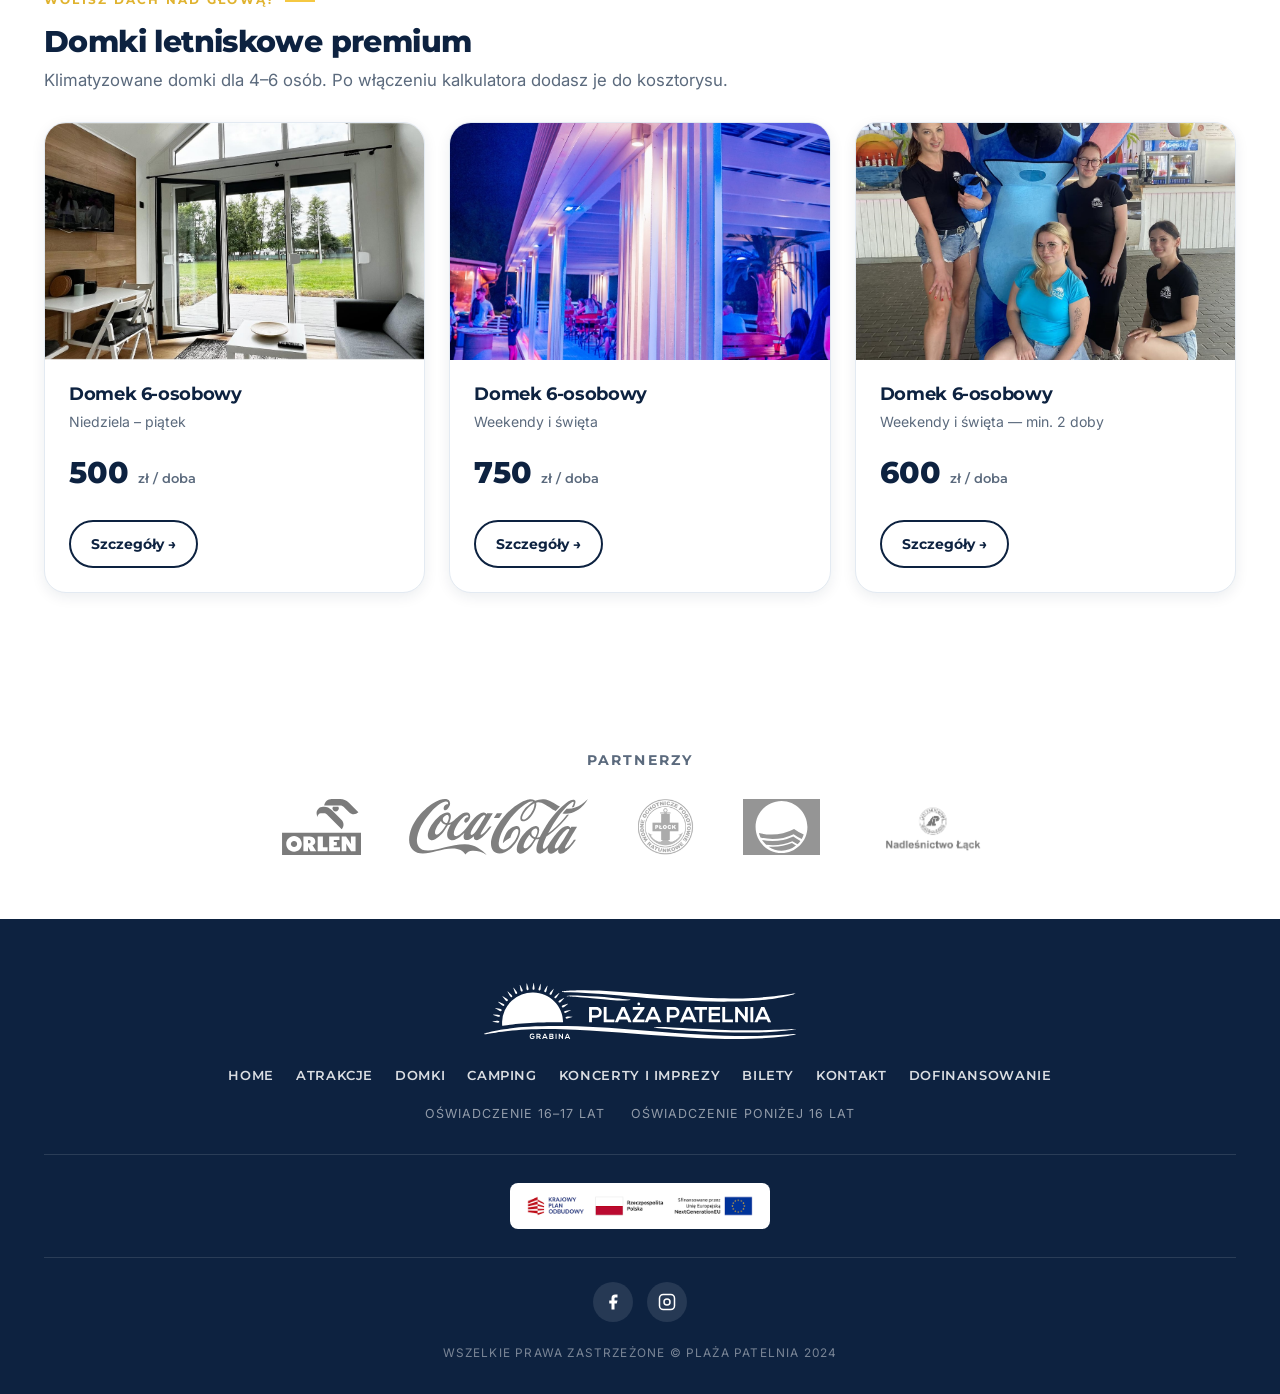
<file: camping.html>
<!DOCTYPE html>
<html lang="pl">
<head>
  <meta charset="UTF-8" />
  <meta name="viewport" content="width=device-width, initial-scale=1.0" />
  <title>Camping — Plaża Patelnia | Cennik i kalkulator kosztów pola namiotowego</title>
  <meta name="description" content="Pole namiotowe i kemping nad jeziorem w Grabinie k. Płocka. Pełny cennik oraz interaktywny kalkulator kosztów pobytu. Plaża Patelnia." />
  <link rel="preconnect" href="https://fonts.googleapis.com" />
  <link rel="preconnect" href="https://fonts.gstatic.com" crossorigin />
  <link href="https://fonts.googleapis.com/css2?family=Montserrat:wght@600;700;800&family=Inter:wght@400;500;600;700&display=swap" rel="stylesheet" />
  <link rel="stylesheet" href="styles.css" />
  <style>
    /* ---- pasek z przełącznikiem kalkulatora ---- */
    .calc-toggle-bar { display:flex; flex-wrap:wrap; align-items:center; justify-content:space-between; gap:20px; background:#fff; border:1px solid var(--line); border-radius:var(--radius-lg); padding:24px 28px; box-shadow:var(--shadow-sm); margin-bottom:36px; position:relative; overflow:hidden; }
    .calc-toggle-bar::before{ content:""; position:absolute; left:0; top:0; bottom:0; width:5px; background:linear-gradient(var(--gold),var(--gold-dk)); }
    .calc-toggle-bar .ctb-text h2 { font-size:1.4rem; font-weight:800; }
    .calc-toggle-bar .ctb-text p { color:var(--muted); font-size:.92rem; margin-top:4px; max-width:520px; }
    .calc-toggle-btn { display:inline-flex; align-items:center; gap:13px; background:var(--navy); color:#fff; border:0; border-radius:50px; padding:15px 24px; font-family:'Montserrat',sans-serif; font-weight:700; font-size:.95rem; cursor:pointer; transition:background .3s var(--ease), transform .3s var(--ease), box-shadow .3s; white-space:nowrap; }
    .calc-toggle-btn:hover { transform:translateY(-2px); box-shadow:var(--shadow-md); }
    .calc-toggle-btn.active { background:var(--gold); color:var(--navy); box-shadow:0 10px 24px rgba(245,200,66,.45); }
    .calc-toggle-btn .ctb-on{ display:none; } .calc-toggle-btn.active .ctb-off{ display:none; } .calc-toggle-btn.active .ctb-on{ display:inline; }
    .toggle-sw { width:46px; height:26px; border-radius:50px; background:rgba(255,255,255,.25); position:relative; transition:background .3s; flex-shrink:0; }
    .calc-toggle-btn.active .toggle-sw { background:rgba(13,34,64,.25); }
    .toggle-th { position:absolute; top:3px; left:3px; width:20px; height:20px; border-radius:50%; background:#fff; transition:left .3s var(--ease); }
    .calc-toggle-btn.active .toggle-th { left:23px; }

    /* ---- układ cennik + panel ---- */
    .cennik-body { display:grid; grid-template-columns:1fr; gap:32px; align-items:start; }
    #cennik.calc-mode .cennik-body { grid-template-columns:1fr 380px; }
    @media(max-width:1024px){ #cennik.calc-mode .cennik-body{ grid-template-columns:1fr; } }

    .cennik-grid { display:grid; grid-template-columns:repeat(2,1fr); gap:22px; }
    @media(max-width:680px){ .cennik-grid{ grid-template-columns:1fr; } }
    .cennik-card { background:#fff; border:1px solid var(--line); border-radius:var(--radius); padding:26px; box-shadow:var(--shadow-sm); position:relative; overflow:hidden; transition:box-shadow .3s, transform .3s var(--ease); }
    .cennik-card::before { content:""; position:absolute; top:0; left:0; right:0; height:4px; background:linear-gradient(to right,var(--gold),var(--gold-lt)); transform:scaleX(0); transform-origin:left; transition:transform .4s var(--ease); }
    .cennik-card:hover { transform:translateY(-3px); box-shadow:var(--shadow-md); }
    .cennik-card:hover::before { transform:scaleX(1); }
    .cennik-card-full{ grid-column:1 / -1; }
    .cennik-card-top { display:flex; align-items:center; gap:13px; margin-bottom:14px; }
    .cennik-card-icon { width:46px;height:46px;border-radius:12px;background:var(--blue-lt);display:grid;place-items:center;color:var(--navy);flex-shrink:0; }
    .cennik-card-title { font-size:1.12rem; font-weight:700; }
    .cennik-list { list-style:none; display:flex; flex-direction:column; }
    .cennik-list li { display:flex; align-items:center; justify-content:space-between; gap:12px; padding:12px 0; border-bottom:1px solid var(--line); }
    .cennik-list li:last-child{ border-bottom:0; }
    .item-name{ font-size:.95rem; }
    .item-right{ display:flex; align-items:center; gap:16px; }
    .price{ font-family:'Montserrat',sans-serif; font-weight:700; color:var(--navy); white-space:nowrap; }
    .price.free{ color:#15803d; }
    .item-stepper{ display:none; align-items:center; gap:9px; background:var(--blue-lt); border-radius:50px; padding:4px; }
    .calc-mode .item-stepper{ display:inline-flex; }
    .step-btn{ width:28px;height:28px;border-radius:50%;border:0;background:#fff;color:var(--navy);font-size:1.15rem;font-weight:700;cursor:pointer;display:grid;place-items:center;box-shadow:var(--shadow-sm);transition:background .2s,transform .15s;line-height:1; }
    .step-btn:hover{ background:var(--gold); transform:scale(1.08); }
    .step-val{ min-width:20px; text-align:center; font-weight:700; color:var(--muted); transition:color .2s; }
    .step-val.has-val{ color:var(--navy); }

    /* karty darmowe (zwierzęta, sanitariaty) */
    .cennik-card-free::before{ background:linear-gradient(to right,#15803d,#4ade80); transform:scaleX(1); }
    .cennik-card-free .cennik-card-icon{ background:rgba(21,128,61,.12); color:#15803d; }
    .cennik-free-msg{ display:flex; align-items:baseline; gap:14px; flex-wrap:wrap; }
    .cennik-free-tag{ font-family:'Montserrat',sans-serif; font-weight:800; letter-spacing:.06em; text-transform:uppercase; color:#15803d; font-size:1.02rem; }
    .cennik-free-sub{ color:var(--muted); font-size:.92rem; }

    /* ---- panel kosztorysu ---- */
    .calc-panel{ display:none; position:sticky; top:96px; }
    #cennik.calc-mode .calc-panel{ display:block; animation:slideIn .4s var(--ease); }
    @keyframes slideIn{ from{ opacity:0; transform:translateY(20px);} to{ opacity:1; transform:none; } }
    .calc-panel-inner{ background:var(--navy); color:#fff; border-radius:var(--radius-lg); padding:26px; box-shadow:var(--shadow-lg); }
    .cp-head{ display:flex; align-items:center; justify-content:space-between; margin-bottom:18px; }
    .cp-head-title{ display:flex; align-items:center; gap:9px; font-family:'Montserrat',sans-serif; font-weight:700; color:#fff; font-size:1.05rem; }
    .cp-head-title svg{ color:var(--gold); }
    .cp-clear{ background:none; border:0; color:rgba(255,255,255,.55); font-size:.82rem; cursor:pointer; text-decoration:underline; }
    .cp-clear:hover{ color:#fff; }
    .cp-days{ display:flex; align-items:center; justify-content:space-between; background:rgba(255,255,255,.07); border-radius:var(--radius); padding:13px 18px; margin-bottom:16px; }
    .cp-days-lbl{ font-size:.92rem; color:rgba(255,255,255,.85); }
    .cp-days-stepper{ display:flex; align-items:center; gap:12px; }
    .cp-days-val{ min-width:26px; text-align:center; font-weight:700; font-size:1.1rem; }
    .cp-days .step-btn{ background:rgba(255,255,255,.14); color:#fff; }
    .cp-days .step-btn:hover{ background:var(--gold); color:var(--navy); }
    .cp-discount-banner{ display:flex; align-items:center; gap:8px; background:rgba(74,222,128,.16); color:#86efac; border-radius:10px; padding:10px 14px; font-size:.84rem; font-weight:600; margin-bottom:14px; }
    .cp-body{ min-height:56px; margin-bottom:14px; }
    .cp-empty{ color:rgba(255,255,255,.5); font-size:.9rem; text-align:center; padding:22px 6px; line-height:1.6; }
    .cp-row{ display:flex; align-items:center; justify-content:space-between; gap:12px; padding:11px 0; border-bottom:1px solid rgba(255,255,255,.1); }
    .cp-row-name{ font-size:.92rem; font-weight:600; }
    .cp-row-detail{ font-size:.77rem; color:rgba(255,255,255,.55); margin-top:2px; }
    .cp-row-val{ font-family:'Montserrat',sans-serif; font-weight:700; white-space:nowrap; }
    .cp-row-free{ color:#86efac; font-weight:700; font-size:.85rem; }
    .cp-foot{ border-top:2px solid rgba(255,255,255,.15); padding-top:16px; }
    .cp-total-breakdown{ font-size:.82rem; color:rgba(255,255,255,.72); margin-bottom:12px; line-height:1.55; }
    .cp-total{ display:flex; align-items:baseline; justify-content:space-between; margin-bottom:8px; }
    .cp-total-lbl{ font-size:.92rem; color:rgba(255,255,255,.85); }
    .cp-total-val{ font-family:'Montserrat',sans-serif; font-weight:800; font-size:1.9rem; color:var(--gold); }
    .cp-foot-note{ font-size:.74rem; color:rgba(255,255,255,.5); margin-bottom:16px; line-height:1.5; }
    .cp-cta{ width:100%; justify-content:center; }

    /* ---- oferty domków ---- */
    .domki-offers{ display:grid; grid-template-columns:repeat(3,1fr); gap:24px; }
    @media(max-width:900px){ .domki-offers{ grid-template-columns:1fr; } }
    .domek-offer{ background:#fff; border:1px solid var(--line); border-radius:var(--radius-lg); overflow:hidden; box-shadow:var(--shadow-sm); display:flex; flex-direction:column; transition:transform .3s var(--ease), box-shadow .3s; }
    .domek-offer:hover{ transform:translateY(-6px); box-shadow:var(--shadow-md); }
    .domek-offer .do-media{ aspect-ratio:16/10; overflow:hidden; }
    .domek-offer .do-media img,.domek-offer .do-media video{ width:100%;height:100%;object-fit:cover; }
    .domek-offer .do-body{ padding:24px; display:flex; flex-direction:column; gap:6px; flex:1; }
    .domek-offer h3{ font-size:1.12rem; font-weight:700; }
    .domek-offer .do-sub{ color:var(--muted); font-size:.88rem; }
    .domek-offer .do-price{ font-family:'Montserrat',sans-serif; font-weight:800; font-size:1.9rem; color:var(--navy); margin-top:8px; }
    .domek-offer .do-price small{ font-size:.8rem; color:var(--muted); font-weight:600; }
    .domek-cta{ margin-top:auto; padding-top:16px; }
    .domek-add-btn{ display:none; } .calc-mode .domek-add-btn{ display:inline-flex; } .calc-mode .domek-link{ display:none; }
    .domek-add-btn.added{ background:#15803d!important; color:#fff!important; }

    /* ---- modal podsumowania ---- */
    #inquiryModal{ display:none; position:fixed; inset:0; z-index:200; background:rgba(8,20,38,.9); align-items:center; justify-content:center; padding:24px; }
    #inquiryModal.open{ display:flex; }
    .inq-card{ background:#fff; border-radius:var(--radius-lg); max-width:540px; width:100%; box-shadow:var(--shadow-lg); overflow:hidden; max-height:92vh; display:flex; flex-direction:column; animation:slideIn .35s var(--ease); }
    .inq-head{ background:var(--navy); color:#fff; display:flex; align-items:center; justify-content:space-between; padding:20px 24px; }
    .inq-head-title{ display:flex; align-items:center; gap:10px; font-family:'Montserrat',sans-serif; font-weight:700; }
    .inq-head-title svg{ color:var(--gold); }
    .inq-close{ background:none;border:0;color:#fff;cursor:pointer;padding:4px; }
    .inq-body{ padding:24px; overflow-y:auto; }
    .inq-label{ font-size:.8rem; font-weight:700; text-transform:uppercase; letter-spacing:.08em; color:var(--muted); margin-bottom:10px; }
    .inq-msg{ width:100%; min-height:240px; border:1.5px solid var(--line); border-radius:var(--radius); padding:15px; font:inherit; font-size:.88rem; line-height:1.55; color:var(--text); resize:vertical; background:var(--blue-lt2); }
    .inq-actions{ display:flex; gap:12px; flex-wrap:wrap; margin-top:14px; }
    .inq-actions .btn{ flex:1; justify-content:center; min-width:150px; }
    .inq-copy-btn.copied{ background:#15803d!important; color:#fff!important; border-color:#15803d!important; }
    .inq-divider{ height:1px; background:var(--line); margin:22px 0; }
    .inq-contact-title{ font-family:'Montserrat',sans-serif; font-weight:700; margin-bottom:12px; color:var(--navy); }
    .inq-contact-row{ display:flex; align-items:center; gap:12px; padding:9px 0; }
    .inq-contact-row svg{ color:var(--gold-dk); flex-shrink:0; }
    .inq-contact-row a{ color:var(--navy); font-weight:600; }
  </style>
</head>
<body>

  <header class="nav">
    <div class="container">
      <a href="index.html" class="nav-logo"><img src="img/logo.svg" alt="Plaża Patelnia" /></a>
      <nav><ul class="nav-links">
        <li><a href="index.html">Home</a></li>
        <li><a href="atrakcje.html">Atrakcje</a></li>
        <li><a href="domki.html">Domki</a></li>
        <li><a href="camping.html" class="active">Camping</a></li>
        <li><a href="koncerty.html">Koncerty i Imprezy</a></li>
        <li><a href="bilety.html">Bilety</a></li>
        <li><a href="kontakt.html">Kontakt</a></li>
        <li><a href="dofinansowanie.html">Dofinansowanie</a></li>
      </ul></nav>
      <div class="nav-right">
        <div class="nav-social">
          <a href="https://www.facebook.com/PlazaPatelnia" target="_blank" rel="noopener" aria-label="Facebook"><svg viewBox="0 0 24 24" fill="currentColor"><path d="M18 2h-3a5 5 0 0 0-5 5v3H7v4h3v8h4v-8h3l1-4h-4V7a1 1 0 0 1 1-1h3z"/></svg></a>
          <a href="https://www.instagram.com/PlazaPatelnia/" target="_blank" rel="noopener" aria-label="Instagram"><svg viewBox="0 0 24 24" fill="none" stroke="currentColor" stroke-width="2"><rect x="2" y="2" width="20" height="20" rx="5"/><circle cx="12" cy="12" r="4"/><line x1="17.5" y1="6.5" x2="17.51" y2="6.5"/></svg></a>
        </div>
        <a href="bilety.html" class="btn btn-gold btn-sm">Kup bilety</a>
      </div>
      <button class="nav-burger" aria-label="Menu"><span></span><span></span><span></span></button>
    </div>
  </header>
  <nav class="mobile-menu">
    <a href="index.html">Home</a><a href="atrakcje.html">Atrakcje</a><a href="domki.html">Domki</a>
    <a href="camping.html" class="active">Camping</a><a href="koncerty.html">Koncerty i Imprezy</a><a href="bilety.html">Bilety</a><a href="kontakt.html">Kontakt</a><a href="dofinansowanie.html">Dofinansowanie</a>
  </nav>

  <!-- HERO -->
  <section class="page-hero">
    <img class="bg" src="img/hero-drone-1.jpg" alt="Pole namiotowe nad jeziorem — Plaża Patelnia" />
    <div class="ov"></div>
    <div class="container">
      <span class="eyebrow">Pole namiotowe &amp; kemping</span>
      <h1>Camping nad jeziorem</h1>
      <p>Rozbij namiot lub zaparkuj campera tuż przy plaży. Sprawdź cennik i policz koszt swojego pobytu w kilka sekund.</p>
    </div>
  </section>

  <!-- CENNIK + KALKULATOR -->
  <section class="section" id="cennik">
    <div class="container">

      <div class="calc-toggle-bar reveal">
        <div class="ctb-text">
          <h2>Cennik kempingu</h2>
          <p>Poniżej znajdziesz pełny cennik. Włącz kalkulator, aby zsumować koszt swojego pobytu i wygenerować gotową wiadomość z zapytaniem.</p>
        </div>
        <button class="calc-toggle-btn" id="calcToggleBtn" onclick="toggleCalc()">
          <svg width="20" height="20" viewBox="0 0 24 24" fill="none" stroke="currentColor" stroke-width="2" stroke-linecap="round" stroke-linejoin="round"><rect x="4" y="2" width="16" height="20" rx="2"/><line x1="8" y1="6" x2="16" y2="6"/><line x1="8" y1="10" x2="8" y2="10"/><line x1="12" y1="10" x2="12" y2="10"/><line x1="16" y1="10" x2="16" y2="10"/><line x1="8" y1="14" x2="8" y2="14"/><line x1="12" y1="14" x2="12" y2="14"/><line x1="16" y1="18" x2="8" y2="18"/></svg>
          <span class="ctb-off">Włącz kalkulator</span><span class="ctb-on">Kalkulator włączony</span>
          <span class="toggle-sw"><span class="toggle-th"></span></span>
        </button>
      </div>

      <div class="cennik-body">
        <div class="cennik-main">
          <div class="cennik-grid">

            <!-- Osoby -->
            <div class="cennik-card">
              <div class="cennik-card-top">
                <div class="cennik-card-icon"><svg width="22" height="22" viewBox="0 0 24 24" fill="none" stroke="currentColor" stroke-width="1.8" stroke-linecap="round" stroke-linejoin="round"><circle cx="12" cy="8" r="4"/><path d="M4 20c0-4 3.6-7 8-7s8 3 8 7"/></svg></div>
                <h3 class="cennik-card-title">Osoby</h3>
              </div>
              <ul class="cennik-list">
                <li data-price="22" data-name="Osoba dorosła"><span class="item-name">Osoba dorosła</span><div class="item-right"><div class="item-stepper"><button class="step-btn" onclick="stepItem(this,-1)">−</button><span class="step-val">0</span><button class="step-btn" onclick="stepItem(this,1)">+</button></div><span class="price">22 zł</span></div></li>
                <li data-price="0" data-name="Dziecko do 3 lat"><span class="item-name">Dziecko do 3 lat</span><div class="item-right"><div class="item-stepper"><button class="step-btn" onclick="stepItem(this,-1)">−</button><span class="step-val">0</span><button class="step-btn" onclick="stepItem(this,1)">+</button></div><span class="price free">bezpłatnie</span></div></li>
                <li data-price="14" data-name="Dziecko 4–12 lat"><span class="item-name">Dziecko 4–12 lat</span><div class="item-right"><div class="item-stepper"><button class="step-btn" onclick="stepItem(this,-1)">−</button><span class="step-val">0</span><button class="step-btn" onclick="stepItem(this,1)">+</button></div><span class="price">14 zł</span></div></li>
              </ul>
            </div>

            <!-- Stanowiska / namioty -->
            <div class="cennik-card">
              <div class="cennik-card-top">
                <div class="cennik-card-icon"><svg width="22" height="22" viewBox="0 0 24 24" fill="none" stroke="currentColor" stroke-width="1.8" stroke-linecap="round" stroke-linejoin="round"><path d="M3 20 L12 4 L21 20 Z"/><path d="M3 20 h18"/><path d="M12 9 L12 20"/></svg></div>
                <h3 class="cennik-card-title">Namioty i stanowiska</h3>
              </div>
              <ul class="cennik-list">
                <li data-price="20" data-name="Namiot mały (1–2 os.)"><span class="item-name">Namiot mały (1–2 os.)</span><div class="item-right"><div class="item-stepper"><button class="step-btn" onclick="stepItem(this,-1)">−</button><span class="step-val">0</span><button class="step-btn" onclick="stepItem(this,1)">+</button></div><span class="price">20 zł</span></div></li>
                <li data-price="30" data-name="Namiot duży (3+ os.)"><span class="item-name">Namiot duży (3+ os.)</span><div class="item-right"><div class="item-stepper"><button class="step-btn" onclick="stepItem(this,-1)">−</button><span class="step-val">0</span><button class="step-btn" onclick="stepItem(this,1)">+</button></div><span class="price">30 zł</span></div></li>
                <li data-price="45" data-name="Stanowisko pod campera/przyczepę"><span class="item-name">Stanowisko pod campera / przyczepę</span><div class="item-right"><div class="item-stepper"><button class="step-btn" onclick="stepItem(this,-1)">−</button><span class="step-val">0</span><button class="step-btn" onclick="stepItem(this,1)">+</button></div><span class="price">45 zł</span></div></li>
              </ul>
            </div>

            <!-- Pojazdy -->
            <div class="cennik-card">
              <div class="cennik-card-top">
                <div class="cennik-card-icon"><svg width="22" height="22" viewBox="0 0 24 24" fill="none" stroke="currentColor" stroke-width="1.8" stroke-linecap="round" stroke-linejoin="round"><rect x="1" y="11" width="22" height="7" rx="2"/><path d="M5 11V7a2 2 0 0 1 2-2h10a2 2 0 0 1 2 2v4"/><circle cx="6" cy="18" r="2"/><circle cx="18" cy="18" r="2"/></svg></div>
                <h3 class="cennik-card-title">Pojazdy</h3>
              </div>
              <ul class="cennik-list">
                <li data-price="15" data-name="Samochód osobowy"><span class="item-name">Samochód osobowy</span><div class="item-right"><div class="item-stepper"><button class="step-btn" onclick="stepItem(this,-1)">−</button><span class="step-val">0</span><button class="step-btn" onclick="stepItem(this,1)">+</button></div><span class="price">15 zł</span></div></li>
                <li data-price="15" data-name="Motocykl"><span class="item-name">Motocykl</span><div class="item-right"><div class="item-stepper"><button class="step-btn" onclick="stepItem(this,-1)">−</button><span class="step-val">0</span><button class="step-btn" onclick="stepItem(this,1)">+</button></div><span class="price">15 zł</span></div></li>
                <li data-price="35" data-name="Camper / bus"><span class="item-name">Camper / bus</span><div class="item-right"><div class="item-stepper"><button class="step-btn" onclick="stepItem(this,-1)">−</button><span class="step-val">0</span><button class="step-btn" onclick="stepItem(this,1)">+</button></div><span class="price">35 zł</span></div></li>
              </ul>
            </div>

            <!-- Media i dodatki -->
            <div class="cennik-card">
              <div class="cennik-card-top">
                <div class="cennik-card-icon"><svg width="22" height="22" viewBox="0 0 24 24" fill="none" stroke="currentColor" stroke-width="1.8" stroke-linecap="round" stroke-linejoin="round"><polygon points="13 2 3 14 12 14 11 22 21 10 12 10 13 2"/></svg></div>
                <h3 class="cennik-card-title">Media i dodatki</h3>
              </div>
              <ul class="cennik-list">
                <li data-price="25" data-name="Energia (prąd)"><span class="item-name">Energia (prąd)</span><div class="item-right"><div class="item-stepper"><button class="step-btn" onclick="stepItem(this,-1)">−</button><span class="step-val">0</span><button class="step-btn" onclick="stepItem(this,1)">+</button></div><span class="price">25 zł</span></div></li>
                <li data-price="10" data-name="Przedsionek / altana"><span class="item-name">Przedsionek / altana</span><div class="item-right"><div class="item-stepper"><button class="step-btn" onclick="stepItem(this,-1)">−</button><span class="step-val">0</span><button class="step-btn" onclick="stepItem(this,1)">+</button></div><span class="price">10 zł</span></div></li>
              </ul>
            </div>

            <!-- Zwierzęta (darmowe) -->
            <div class="cennik-card cennik-card-free">
              <div class="cennik-card-top">
                <div class="cennik-card-icon"><svg width="22" height="22" viewBox="0 0 24 24" fill="currentColor" stroke="none"><circle cx="5.5" cy="11" r="2.2"/><circle cx="10" cy="6.5" r="2.2"/><circle cx="14" cy="6.5" r="2.2"/><circle cx="18.5" cy="11" r="2.2"/><path d="M12 12c-2.6 0-4.8 1.7-5.7 4.1-.6 1.6.6 3.2 2.3 3.2.9 0 1.7-.4 2.4-.7.6-.3 1.4-.3 2 0 .7.3 1.5.7 2.4.7 1.7 0 2.9-1.6 2.3-3.2C16.8 13.7 14.6 12 12 12z"/></svg></div>
                <h3 class="cennik-card-title">Zwierzęta</h3>
              </div>
              <div class="cennik-free-msg"><span class="cennik-free-tag">Darmowe</span><span class="cennik-free-sub">Kochamy zwierzęta 🐾</span></div>
            </div>

            <!-- Sanitariaty (darmowe) -->
            <div class="cennik-card cennik-card-free">
              <div class="cennik-card-top">
                <div class="cennik-card-icon"><svg width="22" height="22" viewBox="0 0 24 24" fill="none" stroke="currentColor" stroke-width="2" stroke-linecap="round" stroke-linejoin="round"><path d="m4 4 2.5 2.5"/><path d="M13.5 6.5a4.95 4.95 0 0 0-7 7"/><path d="M15 5 5 15"/><path d="M14 17v.01"/><path d="M10 16v.01"/><path d="M13 13v.01"/><path d="M16 10v.01"/><path d="M11 20v.01"/><path d="M17 14v.01"/></svg></div>
                <h3 class="cennik-card-title">Sanitariaty</h3>
              </div>
              <div class="cennik-free-msg"><span class="cennik-free-tag">W cenie</span><span class="cennik-free-sub">Łazienki i prysznice bez opłat 🚿</span></div>
            </div>

          </div>

          <!-- Oferty domków (dodawalne do kosztorysu) -->
          <div style="margin-top:48px;">
            <div class="section-head reveal" style="text-align:left; margin:0 0 28px;">
              <span class="eyebrow">Wolisz dach nad głową?</span>
              <h2 style="font-size:1.9rem;">Domki letniskowe premium</h2>
              <p style="margin-top:8px;">Klimatyzowane domki dla 4–6 osób. Po włączeniu kalkulatora dodasz je do kosztorysu.</p>
            </div>
            <div class="domki-offers">
              <div class="domek-offer" data-price="500" data-name="Domek 6-os. (niedz.–pt.)">
                <div class="do-media"><video autoplay muted loop playsinline poster="img/domek.jpg"><source src="img/domki.mp4" type="video/mp4" /></video></div>
                <div class="do-body">
                  <h3>Domek 6-osobowy</h3>
                  <span class="do-sub">Niedziela – piątek</span>
                  <div class="do-price">500 <small>zł / doba</small></div>
                  <span class="step-val" style="display:none">0</span>
                  <div class="domek-cta">
                    <a href="domki.html" class="btn btn-outline btn-sm domek-link">Szczegóły →</a>
                    <button class="btn btn-gold btn-sm domek-add-btn" onclick="toggleDomek(this)">Dodaj do kosztorysu</button>
                  </div>
                </div>
              </div>
              <div class="domek-offer" data-price="750" data-name="Domek 6-os. (weekend/święta)">
                <div class="do-media"><img src="img/galeria-3.jpg" alt="Domek — weekend" loading="lazy" /></div>
                <div class="do-body">
                  <h3>Domek 6-osobowy</h3>
                  <span class="do-sub">Weekendy i święta</span>
                  <div class="do-price">750 <small>zł / doba</small></div>
                  <span class="step-val" style="display:none">0</span>
                  <div class="domek-cta">
                    <a href="domki.html" class="btn btn-outline btn-sm domek-link">Szczegóły →</a>
                    <button class="btn btn-gold btn-sm domek-add-btn" onclick="toggleDomek(this)">Dodaj do kosztorysu</button>
                  </div>
                </div>
              </div>
              <div class="domek-offer" data-price="600" data-name="Domek 6-os. (weekend, min 2 doby)">
                <div class="do-media"><img src="img/galeria-2.jpg" alt="Domek — weekend min 2 doby" loading="lazy" /></div>
                <div class="do-body">
                  <h3>Domek 6-osobowy</h3>
                  <span class="do-sub">Weekendy i święta — min. 2 doby</span>
                  <div class="do-price">600 <small>zł / doba</small></div>
                  <span class="step-val" style="display:none">0</span>
                  <div class="domek-cta">
                    <a href="domki.html" class="btn btn-outline btn-sm domek-link">Szczegóły →</a>
                    <button class="btn btn-gold btn-sm domek-add-btn" onclick="toggleDomek(this)">Dodaj do kosztorysu</button>
                  </div>
                </div>
              </div>
            </div>
          </div>

        </div><!-- /cennik-main -->

        <!-- Panel kosztorysu -->
        <aside class="calc-panel">
          <div class="calc-panel-inner">
            <div class="cp-head">
              <div class="cp-head-title">
                <svg width="16" height="16" viewBox="0 0 24 24" fill="none" stroke="currentColor" stroke-width="2.2" stroke-linecap="round" stroke-linejoin="round"><rect x="4" y="2" width="16" height="20" rx="2"/><line x1="8" y1="7" x2="16" y2="7"/></svg>
                Twój kosztorys
              </div>
              <button class="cp-clear" onclick="clearCalc()">Wyczyść</button>
            </div>
            <div class="cp-days">
              <span class="cp-days-lbl">Liczba dób</span>
              <div class="cp-days-stepper">
                <button class="step-btn" onclick="stepDays(-1)">−</button>
                <span class="cp-days-val" id="cpDaysVal">1</span>
                <button class="step-btn" onclick="stepDays(1)">+</button>
              </div>
            </div>
            <div class="cp-discount-banner" id="cpDiscountBanner" style="display:none;">
              <svg width="13" height="13" viewBox="0 0 24 24" fill="none" stroke="currentColor" stroke-width="2.5" stroke-linecap="round" stroke-linejoin="round"><polyline points="20 6 9 17 4 12"/></svg>
              Zniżka 5% — pobyt powyżej 7 dób
            </div>
            <div class="cp-body" id="cpBody">
              <div class="cp-empty">Wybierz pozycje z cennika,<br>aby zobaczyć szacunkowy koszt.</div>
            </div>
            <div class="cp-foot">
              <div class="cp-total-breakdown" id="cpBreakdown" style="display:none;"></div>
              <div class="cp-total">
                <span class="cp-total-lbl" id="cpTotalLbl">Łącznie / dobę</span>
                <span class="cp-total-val" id="cpTotal">0 zł</span>
              </div>
              <p class="cp-foot-note">* Koszt orientacyjny. Ostateczną cenę i dostępność potwierdza obsługa ośrodka.</p>
              <button class="btn btn-gold cp-cta" onclick="openSummary()">
                Przejdź do podsumowania
                <svg width="16" height="16" viewBox="0 0 24 24" fill="none" stroke="currentColor" stroke-width="2.2" stroke-linecap="round" stroke-linejoin="round"><line x1="5" y1="12" x2="19" y2="12"/><polyline points="12 5 19 12 12 19"/></svg>
              </button>
            </div>
          </div>
        </aside>

      </div>
    </div>
  </section>

  <!-- PARTNERZY -->
  <section class="partners">
    <div class="container">
      <h4>Partnerzy</h4>
      <div class="partners-row reveal">
        <img src="img/partner-orlen.svg" alt="Orlen" />
        <img src="img/partner-cocacola.svg" alt="Coca-Cola" />
        <img src="img/partner-sanepid.png" alt="PSSE Płock" />
        <img src="img/partner-flaga.svg" alt="Błękitna Flaga" />
        <img src="img/partner-nadlesnictwo.png" alt="Nadleśnictwo Łąck" />
      </div>
    </div>
  </section>

  <footer class="footer">
    <div class="container">
      <div class="footer-logo"><img src="img/logo.svg" alt="Plaża Patelnia" /></div>
      <nav class="footer-nav">
        <a href="index.html">Home</a><a href="atrakcje.html">Atrakcje</a><a href="domki.html">Domki</a><a href="camping.html">Camping</a>
        <a href="koncerty.html">Koncerty i Imprezy</a><a href="bilety.html">Bilety</a><a href="kontakt.html">Kontakt</a><a href="dofinansowanie.html">Dofinansowanie</a>
      </nav>
      <div class="footer-sub"><a href="dofinansowanie.html">Oświadczenie 16–17 lat</a><a href="dofinansowanie.html">Oświadczenie poniżej 16 lat</a></div>
      <div class="footer-funding"><img src="img/kpo.png" alt="KPO / Rzeczpospolita Polska / UE NextGenerationEU" /></div>
      <div class="footer-social">
        <a href="https://www.facebook.com/PlazaPatelnia" target="_blank" rel="noopener" aria-label="Facebook"><svg viewBox="0 0 24 24" fill="currentColor"><path d="M18 2h-3a5 5 0 0 0-5 5v3H7v4h3v8h4v-8h3l1-4h-4V7a1 1 0 0 1 1-1h3z"/></svg></a>
        <a href="https://www.instagram.com/PlazaPatelnia/" target="_blank" rel="noopener" aria-label="Instagram"><svg viewBox="0 0 24 24" fill="none" stroke="currentColor" stroke-width="2"><rect x="2" y="2" width="20" height="20" rx="5"/><circle cx="12" cy="12" r="4"/><line x1="17.5" y1="6.5" x2="17.51" y2="6.5"/></svg></a>
      </div>
      <p class="footer-copy">Wszelkie prawa zastrzeżone © Plaża Patelnia 2024</p>
    </div>
  </footer>

  <!-- MODAL PODSUMOWANIA -->
  <div id="inquiryModal" onclick="if(event.target===this)closeModal()">
    <div class="inq-card">
      <div class="inq-head">
        <div class="inq-head-title">
          <svg width="16" height="16" viewBox="0 0 24 24" fill="none" stroke="currentColor" stroke-width="2.2" stroke-linecap="round" stroke-linejoin="round"><line x1="22" y1="2" x2="11" y2="13"/><polygon points="22 2 15 22 11 13 2 9 22 2"/></svg>
          Podsumowanie i zapytanie
        </div>
        <button class="inq-close" onclick="closeModal()" aria-label="Zamknij"><svg width="20" height="20" viewBox="0 0 24 24" fill="none" stroke="currentColor" stroke-width="2.5" stroke-linecap="round"><line x1="18" y1="6" x2="6" y2="18"/><line x1="6" y1="6" x2="18" y2="18"/></svg></button>
      </div>
      <div class="inq-body">
        <div class="inq-label">Gotowa wiadomość do właściciela — wyślij lub skopiuj</div>
        <textarea class="inq-msg" id="inqMsg" readonly></textarea>
        <div class="inq-actions">
          <button class="btn btn-navy inq-copy-btn" id="inqCopyBtn" onclick="copyMessage()">
            <svg width="15" height="15" viewBox="0 0 24 24" fill="none" stroke="currentColor" stroke-width="2.2" stroke-linecap="round" stroke-linejoin="round"><rect x="9" y="9" width="13" height="13" rx="2"/><path d="M5 15H4a2 2 0 0 1-2-2V4a2 2 0 0 1 2-2h9a2 2 0 0 1 2 2v1"/></svg>
            Kopiuj
          </button>
          <a class="btn btn-gold" id="inqMailBtn" href="#">
            <svg width="15" height="15" viewBox="0 0 24 24" fill="none" stroke="currentColor" stroke-width="2.2" stroke-linecap="round" stroke-linejoin="round"><path d="M4 4h16c1.1 0 2 .9 2 2v12c0 1.1-.9 2-2 2H4c-1.1 0-2-.9-2-2V6c0-1.1.9-2 2-2z"/><polyline points="22,6 12,13 2,6"/></svg>
            Wyślij e-mailem
          </a>
        </div>
        <div class="inq-divider"></div>
        <div class="inq-contact-title">Lub skontaktuj się bezpośrednio</div>
        <div class="inq-contact-row"><svg width="18" height="18" viewBox="0 0 24 24" fill="none" stroke="currentColor" stroke-width="2" stroke-linecap="round" stroke-linejoin="round"><path d="M22 16.92v3a2 2 0 0 1-2.18 2 19.79 19.79 0 0 1-8.63-3.07 19.5 19.5 0 0 1-6-6 19.79 19.79 0 0 1-3.07-8.67A2 2 0 0 1 4.11 2h3a2 2 0 0 1 2 1.72c.13.96.36 1.9.7 2.81a2 2 0 0 1-.45 2.11L8.09 9.91a16 16 0 0 0 6 6l1.27-1.27a2 2 0 0 1 2.11-.45c.91.34 1.85.57 2.81.7A2 2 0 0 1 22 16.92z"/></svg><a href="tel:+48508508991">+48 508 508 991</a></div>
        <div class="inq-contact-row"><svg width="18" height="18" viewBox="0 0 24 24" fill="none" stroke="currentColor" stroke-width="2" stroke-linecap="round" stroke-linejoin="round"><path d="M4 4h16c1.1 0 2 .9 2 2v12c0 1.1-.9 2-2 2H4c-1.1 0-2-.9-2-2V6c0-1.1.9-2 2-2z"/><polyline points="22,6 12,13 2,6"/></svg><a href="mailto:plazapatelnia@gmail.com">plazapatelnia@gmail.com</a></div>
      </div>
    </div>
  </div>

  <script src="script.js"></script>
  <script>
    let calcActive = false, calcDays = 1;

    function toggleCalc(){
      calcActive = !calcActive;
      document.getElementById('calcToggleBtn').classList.toggle('active', calcActive);
      document.getElementById('cennik').classList.toggle('calc-mode', calcActive);
      if(!calcActive) clearCalc(true);
      else { document.querySelector('.calc-panel').scrollIntoView({behavior:'smooth', block:'nearest'}); }
      renderCalc();
    }

    function stepItem(btn, delta){
      const sv = btn.closest('.item-stepper').querySelector('.step-val');
      let v = Math.max(0, (parseInt(sv.textContent)||0) + delta);
      sv.textContent = v; sv.classList.toggle('has-val', v>0);
      renderCalc();
    }
    function toggleDomek(btn){
      const card = btn.closest('[data-price]');
      const sv = card.querySelector('.step-val');
      const on = (parseInt(sv.textContent)||0) === 0;
      sv.textContent = on ? 1 : 0;
      btn.classList.toggle('added', on);
      btn.textContent = on ? '✓ Dodano' : 'Dodaj do kosztorysu';
      renderCalc();
    }
    function stepDays(d){ calcDays = Math.max(1, calcDays + d); document.getElementById('cpDaysVal').textContent = calcDays; renderCalc(); }

    function clearCalc(skipRender){
      document.querySelectorAll('#cennik .step-val').forEach(el=>{ el.textContent='0'; el.classList.remove('has-val'); });
      document.querySelectorAll('.domek-add-btn').forEach(b=>{ b.classList.remove('added'); b.textContent='Dodaj do kosztorysu'; });
      calcDays = 1; document.getElementById('cpDaysVal').textContent = '1';
      if(!skipRender) renderCalc();
    }

    function collect(){
      let perDay = 0; const rows = [];
      document.querySelectorAll('#cennik [data-price]').forEach(el=>{
        const price = parseInt(el.dataset.price)||0;
        const qty = parseInt(el.querySelector('.step-val').textContent)||0;
        if(qty>0){ perDay += price*qty; rows.push({name:el.dataset.name, qty, price, sub:price*qty}); }
      });
      const hasDiscount = calcDays >= 7;
      const gross = perDay * calcDays;
      const discount = hasDiscount ? Math.round(gross*0.05) : 0;
      const total = gross - discount;
      return {perDay, rows, hasDiscount, gross, discount, total};
    }

    function renderCalc(){
      const {perDay, rows, hasDiscount, gross, discount, total} = collect();
      const body = document.getElementById('cpBody');
      document.getElementById('cpDiscountBanner').style.display = hasDiscount ? 'flex' : 'none';
      if(rows.length === 0){
        body.innerHTML = '<div class="cp-empty">Wybierz pozycje z cennika,<br>aby zobaczyć szacunkowy koszt.</div>';
      } else {
        body.innerHTML = rows.map(r=>`
          <div class="cp-row">
            <div><div class="cp-row-name">${r.name}</div><div class="cp-row-detail">${r.qty} × ${r.price===0?'bezpłatnie':r.price+' zł / doba'}</div></div>
            ${r.price===0 ? '<span class="cp-row-free">bezpłatnie</span>' : '<span class="cp-row-val">'+r.sub+' zł</span>'}
          </div>`).join('');
      }
      const bd = document.getElementById('cpBreakdown');
      const lbl = document.getElementById('cpTotalLbl');
      if(calcDays > 1 && perDay > 0){
        let t = perDay+' zł/dobę × '+calcDays+' dób = '+gross+' zł';
        if(hasDiscount) t += '<br><span style="color:#86efac;font-weight:700;">− '+discount+' zł (zniżka 5%)</span>';
        bd.innerHTML = t; bd.style.display = 'block';
        lbl.textContent = 'Łącznie za '+calcDays+' dób';
      } else {
        bd.style.display = 'none';
        lbl.textContent = 'Łącznie / dobę';
      }
      document.getElementById('cpTotal').textContent = total + ' zł';
    }

    function buildMessage(){
      const {perDay, rows, hasDiscount, gross, discount, total} = collect();
      let m = 'Dzień dobry,\n\nJestem zainteresowany/zainteresowana rezerwacją pobytu na Plaży Patelnia (Grabina k. Płocka).\n\n';
      m += 'Mój kosztorys:\n';
      m += '• Liczba dób: ' + calcDays + '\n';
      if(rows.length === 0){ m += '• (nie wybrano jeszcze pozycji)\n'; }
      rows.forEach(r=>{
        m += r.price===0
          ? '• '+r.name+': '+r.qty+' szt. (bezpłatnie)\n'
          : '• '+r.name+': '+r.qty+' × '+r.price+' zł = '+r.sub+' zł / doba\n';
      });
      if(calcDays > 1 && perDay > 0){
        m += '\nKoszt za dobę: '+perDay+' zł\n';
        m += 'Łącznie za '+calcDays+' dób: '+gross+' zł\n';
      }
      if(hasDiscount) m += 'Zniżka 5% (pobyt 7+ dób): −'+discount+' zł\n';
      m += 'Szacunkowo do zapłaty: '+total+' zł\n';
      m += '\nProszę o potwierdzenie dostępności i szczegóły rezerwacji.\n\nPozdrawiam';
      return m;
    }

    function openSummary(){
      const msg = buildMessage();
      document.getElementById('inqMsg').value = msg;
      document.getElementById('inqMailBtn').href =
        'mailto:plazapatelnia@gmail.com?subject=' + encodeURIComponent('Zapytanie o rezerwację — Camping Plaża Patelnia')
        + '&body=' + encodeURIComponent(msg);
      const btn = document.getElementById('inqCopyBtn');
      btn.classList.remove('copied');
      btn.innerHTML = '<svg width="15" height="15" viewBox="0 0 24 24" fill="none" stroke="currentColor" stroke-width="2.2" stroke-linecap="round" stroke-linejoin="round"><rect x="9" y="9" width="13" height="13" rx="2"/><path d="M5 15H4a2 2 0 0 1-2-2V4a2 2 0 0 1 2-2h9a2 2 0 0 1 2 2v1"/></svg> Kopiuj';
      document.getElementById('inquiryModal').classList.add('open');
      document.body.style.overflow = 'hidden';
    }
    function closeModal(){ document.getElementById('inquiryModal').classList.remove('open'); document.body.style.overflow=''; }
    function copyMessage(){
      const ta = document.getElementById('inqMsg');
      navigator.clipboard.writeText(ta.value).catch(()=>{ ta.select(); document.execCommand('copy'); });
      const btn = document.getElementById('inqCopyBtn');
      btn.classList.add('copied');
      btn.innerHTML = '<svg width="15" height="15" viewBox="0 0 24 24" fill="none" stroke="currentColor" stroke-width="2.5" stroke-linecap="round" stroke-linejoin="round"><polyline points="20 6 9 17 4 12"/></svg> Skopiowano!';
      setTimeout(()=>{ btn.classList.remove('copied'); btn.innerHTML = '<svg width="15" height="15" viewBox="0 0 24 24" fill="none" stroke="currentColor" stroke-width="2.2" stroke-linecap="round" stroke-linejoin="round"><rect x="9" y="9" width="13" height="13" rx="2"/><path d="M5 15H4a2 2 0 0 1-2-2V4a2 2 0 0 1 2-2h9a2 2 0 0 1 2 2v1"/></svg> Kopiuj'; }, 2500);
    }
    document.addEventListener('keydown', e=>{ if(e.key==='Escape') closeModal(); });
  </script>
</body>
</html>
</file>
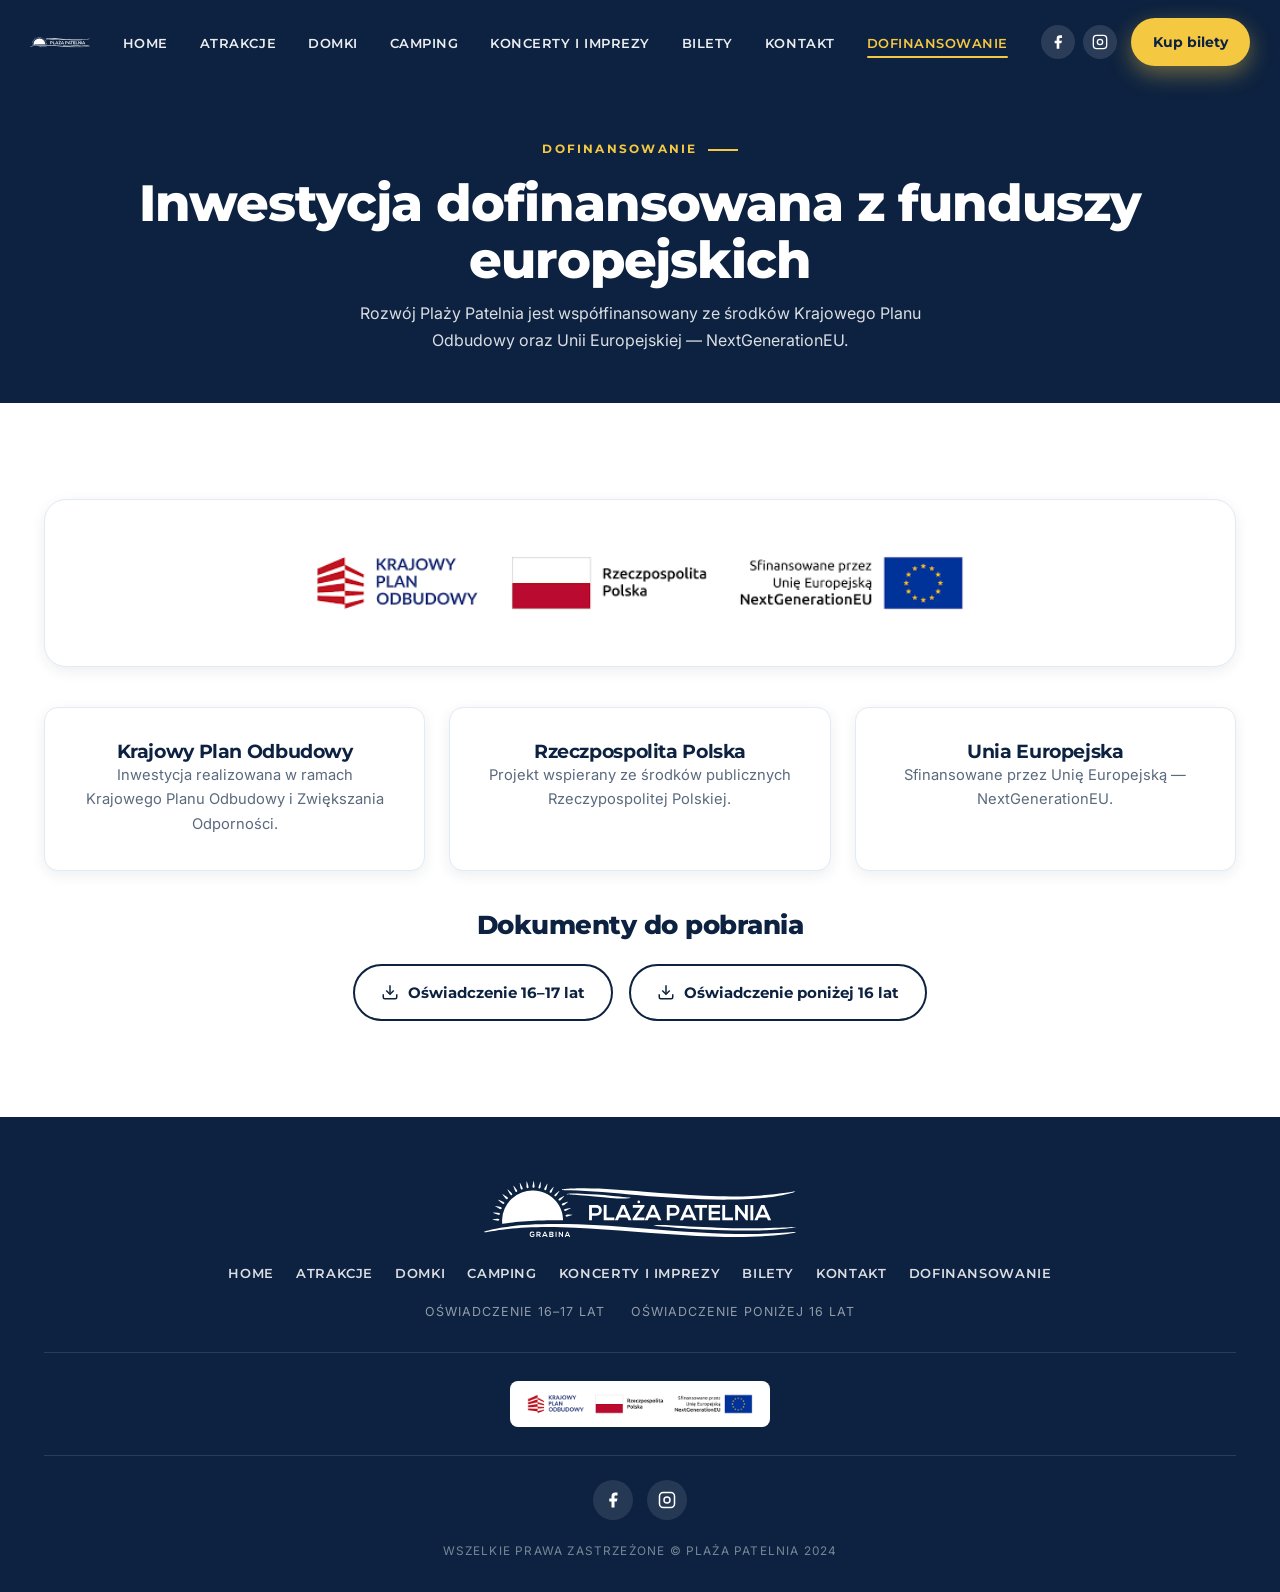
<file: dofinansowanie.html>
<!DOCTYPE html>
<html lang="pl">
<head>
  <meta charset="UTF-8" />
  <meta name="viewport" content="width=device-width, initial-scale=1.0" />
  <title>Dofinansowanie — Plaża Patelnia | Krajowy Plan Odbudowy</title>
  <meta name="description" content="Inwestycja Plaży Patelnia dofinansowana ze środków Krajowego Planu Odbudowy oraz Unii Europejskiej — NextGenerationEU." />
  <link rel="preconnect" href="https://fonts.googleapis.com" />
  <link rel="preconnect" href="https://fonts.gstatic.com" crossorigin />
  <link href="https://fonts.googleapis.com/css2?family=Montserrat:wght@600;700;800&family=Inter:wght@400;500;600;700&display=swap" rel="stylesheet" />
  <link rel="stylesheet" href="styles.css" />
  <style>
    .page-header { background: var(--navy); color: #fff; padding: calc(var(--nav-h) + 50px) 0 50px; text-align: center; }
    .page-header h1 { color: #fff; font-size: clamp(2rem, 4.5vw, 3.2rem); font-weight: 800; }
    .page-header .eyebrow { color: var(--gold); }
    .page-header p { color: rgba(255,255,255,0.85); margin-top: 12px; max-width: 640px; margin-inline: auto; }
    .funding-strip { background: #fff; border: 1px solid var(--line); border-radius: var(--radius-lg); box-shadow: var(--shadow-sm); padding: 40px; text-align: center; margin-bottom: 40px; }
    .funding-strip img { max-width: 680px; width: 100%; margin: 0 auto; }
  </style>
</head>
<body>

  <header class="nav scrolled">
    <div class="container">
      <a href="index.html" class="nav-logo"><img src="img/logo.svg" alt="Plaża Patelnia" /></a>
      <nav><ul class="nav-links">
        <li><a href="index.html">Home</a></li>
        <li><a href="atrakcje.html">Atrakcje</a></li>
        <li><a href="domki.html">Domki</a></li>
        <li><a href="camping.html">Camping</a></li>
        <li><a href="koncerty.html">Koncerty i Imprezy</a></li>
        <li><a href="bilety.html">Bilety</a></li>
        <li><a href="kontakt.html">Kontakt</a></li>
        <li><a href="dofinansowanie.html" class="active">Dofinansowanie</a></li>
      </ul></nav>
      <div class="nav-right">
        <div class="nav-social">
          <a href="https://www.facebook.com/PlazaPatelnia" target="_blank" rel="noopener" aria-label="Facebook"><svg viewBox="0 0 24 24" fill="currentColor"><path d="M18 2h-3a5 5 0 0 0-5 5v3H7v4h3v8h4v-8h3l1-4h-4V7a1 1 0 0 1 1-1h3z"/></svg></a>
          <a href="https://www.instagram.com/PlazaPatelnia/" target="_blank" rel="noopener" aria-label="Instagram"><svg viewBox="0 0 24 24" fill="none" stroke="currentColor" stroke-width="2"><rect x="2" y="2" width="20" height="20" rx="5"/><circle cx="12" cy="12" r="4"/><line x1="17.5" y1="6.5" x2="17.51" y2="6.5"/></svg></a>
        </div>
        <a href="bilety.html" class="btn btn-gold btn-sm">Kup bilety</a>
      </div>
      <button class="nav-burger" aria-label="Menu"><span></span><span></span><span></span></button>
    </div>
  </header>
  <nav class="mobile-menu">
    <a href="index.html">Home</a><a href="atrakcje.html">Atrakcje</a><a href="domki.html">Domki</a>
    <a href="camping.html">Camping</a><a href="koncerty.html">Koncerty i Imprezy</a><a href="bilety.html">Bilety</a><a href="kontakt.html">Kontakt</a><a href="dofinansowanie.html" class="active">Dofinansowanie</a>
  </nav>

  <section class="page-header">
    <div class="container">
      <span class="eyebrow">Dofinansowanie</span>
      <h1>Inwestycja dofinansowana z funduszy europejskich</h1>
      <p>Rozwój Plaży Patelnia jest współfinansowany ze środków Krajowego Planu Odbudowy oraz Unii Europejskiej — NextGenerationEU.</p>
    </div>
  </section>

  <section class="section">
    <div class="container">
      <div class="funding-strip reveal">
        <img src="img/kpo.png" alt="Krajowy Plan Odbudowy · Rzeczpospolita Polska · Sfinansowane przez Unię Europejską NextGenerationEU" />
      </div>

      <div class="funding-cards">
        <div class="funding-card reveal">
          <h3>Krajowy Plan Odbudowy</h3>
          <p>Inwestycja realizowana w ramach Krajowego Planu Odbudowy i Zwiększania Odporności.</p>
        </div>
        <div class="funding-card reveal d1">
          <h3>Rzeczpospolita Polska</h3>
          <p>Projekt wspierany ze środków publicznych Rzeczypospolitej Polskiej.</p>
        </div>
        <div class="funding-card reveal d2">
          <h3>Unia Europejska</h3>
          <p>Sfinansowane przez Unię Europejską — NextGenerationEU.</p>
        </div>
      </div>

      <div class="section-head reveal" style="margin-top:40px;margin-bottom:24px;">
        <h2 style="font-size:1.6rem;">Dokumenty do pobrania</h2>
      </div>
      <div class="doc-links reveal">
        <a href="#" class="btn btn-outline"><svg viewBox="0 0 24 24" fill="none" stroke="currentColor" stroke-width="2"><path d="M21 15v4a2 2 0 0 1-2 2H5a2 2 0 0 1-2-2v-4"/><polyline points="7 10 12 15 17 10"/><line x1="12" y1="15" x2="12" y2="3"/></svg>Oświadczenie 16–17 lat</a>
        <a href="#" class="btn btn-outline"><svg viewBox="0 0 24 24" fill="none" stroke="currentColor" stroke-width="2"><path d="M21 15v4a2 2 0 0 1-2 2H5a2 2 0 0 1-2-2v-4"/><polyline points="7 10 12 15 17 10"/><line x1="12" y1="15" x2="12" y2="3"/></svg>Oświadczenie poniżej 16 lat</a>
      </div>
    </div>
  </section>

  <footer class="footer">
    <div class="container">
      <div class="footer-logo"><img src="img/logo.svg" alt="Plaża Patelnia" /></div>
      <nav class="footer-nav">
        <a href="index.html">Home</a><a href="atrakcje.html">Atrakcje</a><a href="domki.html">Domki</a><a href="camping.html">Camping</a>
        <a href="koncerty.html">Koncerty i Imprezy</a><a href="bilety.html">Bilety</a><a href="kontakt.html">Kontakt</a><a href="dofinansowanie.html">Dofinansowanie</a>
      </nav>
      <div class="footer-sub"><a href="#">Oświadczenie 16–17 lat</a><a href="#">Oświadczenie poniżej 16 lat</a></div>
      <div class="footer-funding"><img src="img/kpo.png" alt="KPO / Rzeczpospolita Polska / UE NextGenerationEU" /></div>
      <div class="footer-social">
        <a href="https://www.facebook.com/PlazaPatelnia" target="_blank" rel="noopener" aria-label="Facebook"><svg viewBox="0 0 24 24" fill="currentColor"><path d="M18 2h-3a5 5 0 0 0-5 5v3H7v4h3v8h4v-8h3l1-4h-4V7a1 1 0 0 1 1-1h3z"/></svg></a>
        <a href="https://www.instagram.com/PlazaPatelnia/" target="_blank" rel="noopener" aria-label="Instagram"><svg viewBox="0 0 24 24" fill="none" stroke="currentColor" stroke-width="2"><rect x="2" y="2" width="20" height="20" rx="5"/><circle cx="12" cy="12" r="4"/><line x1="17.5" y1="6.5" x2="17.51" y2="6.5"/></svg></a>
      </div>
      <p class="footer-copy">Wszelkie prawa zastrzeżone © Plaża Patelnia 2024</p>
    </div>
  </footer>

  <script src="script.js"></script>
</body>
</html>
</file>
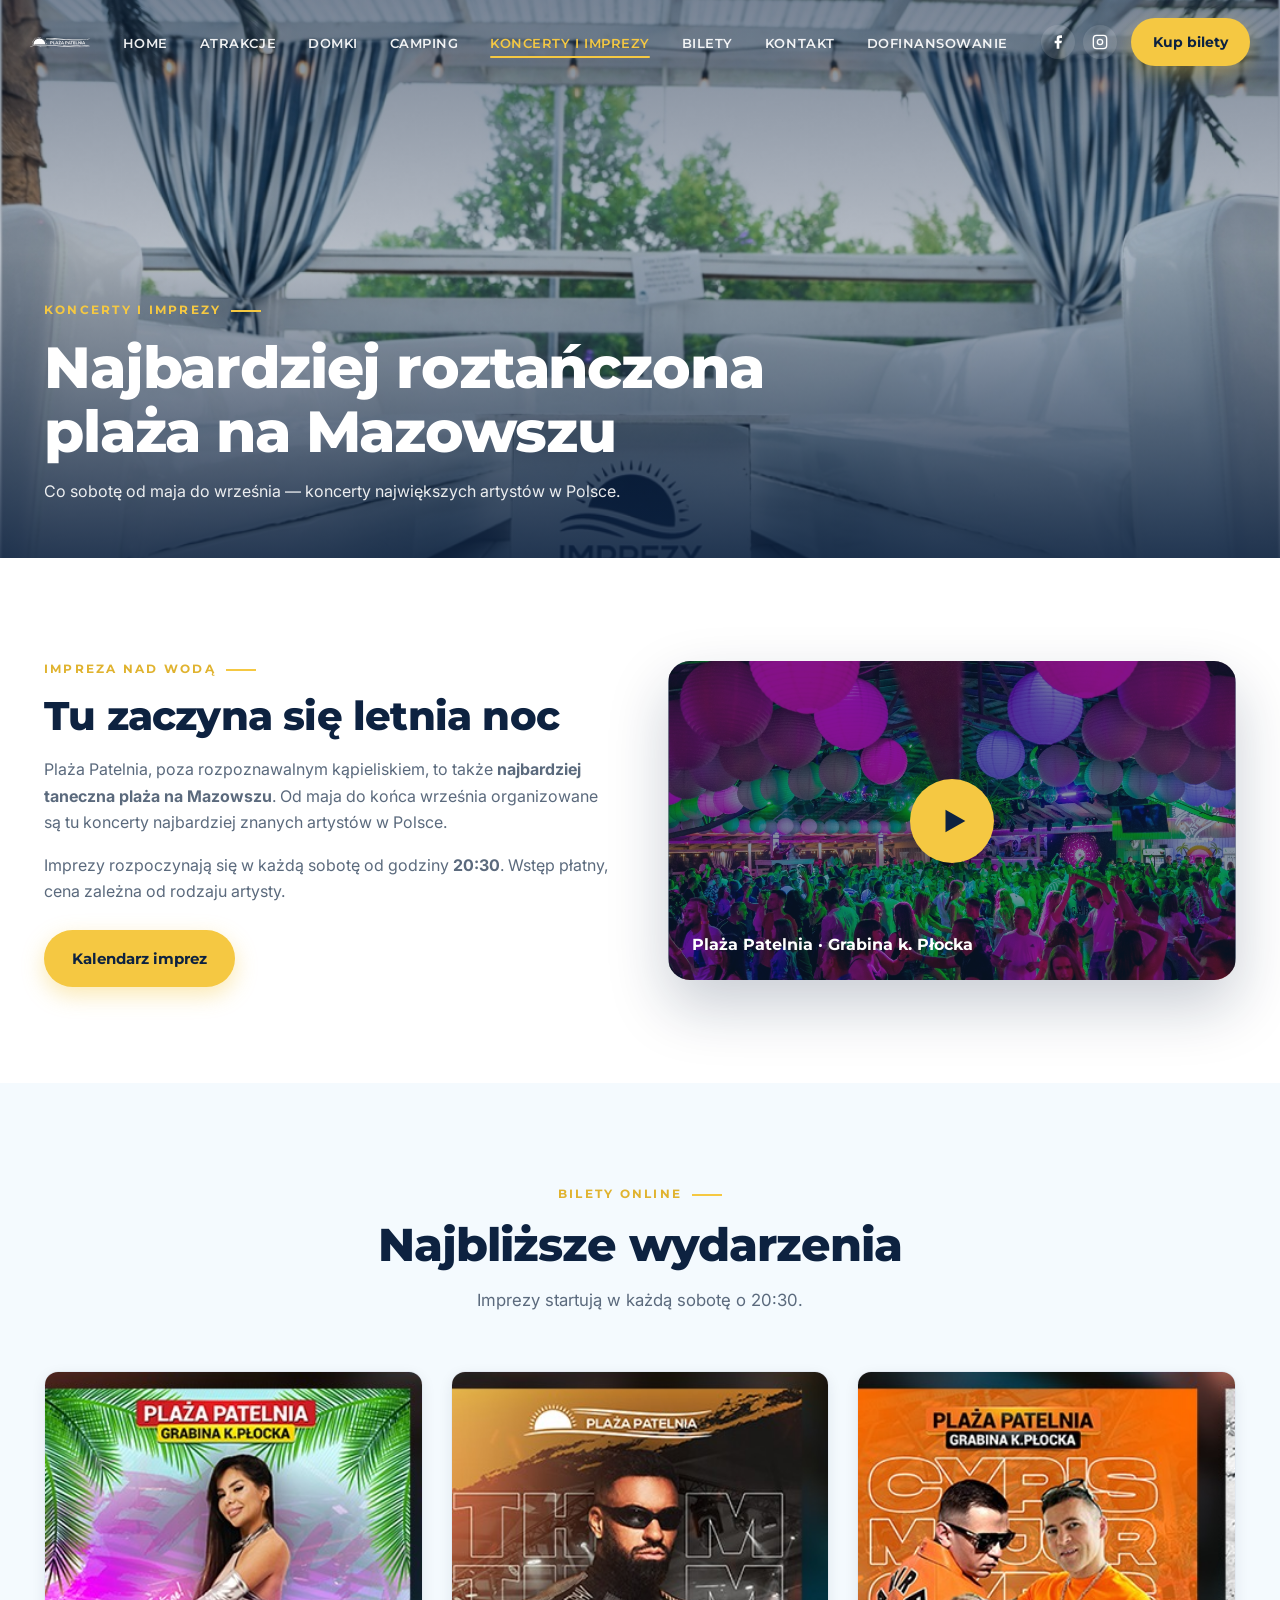
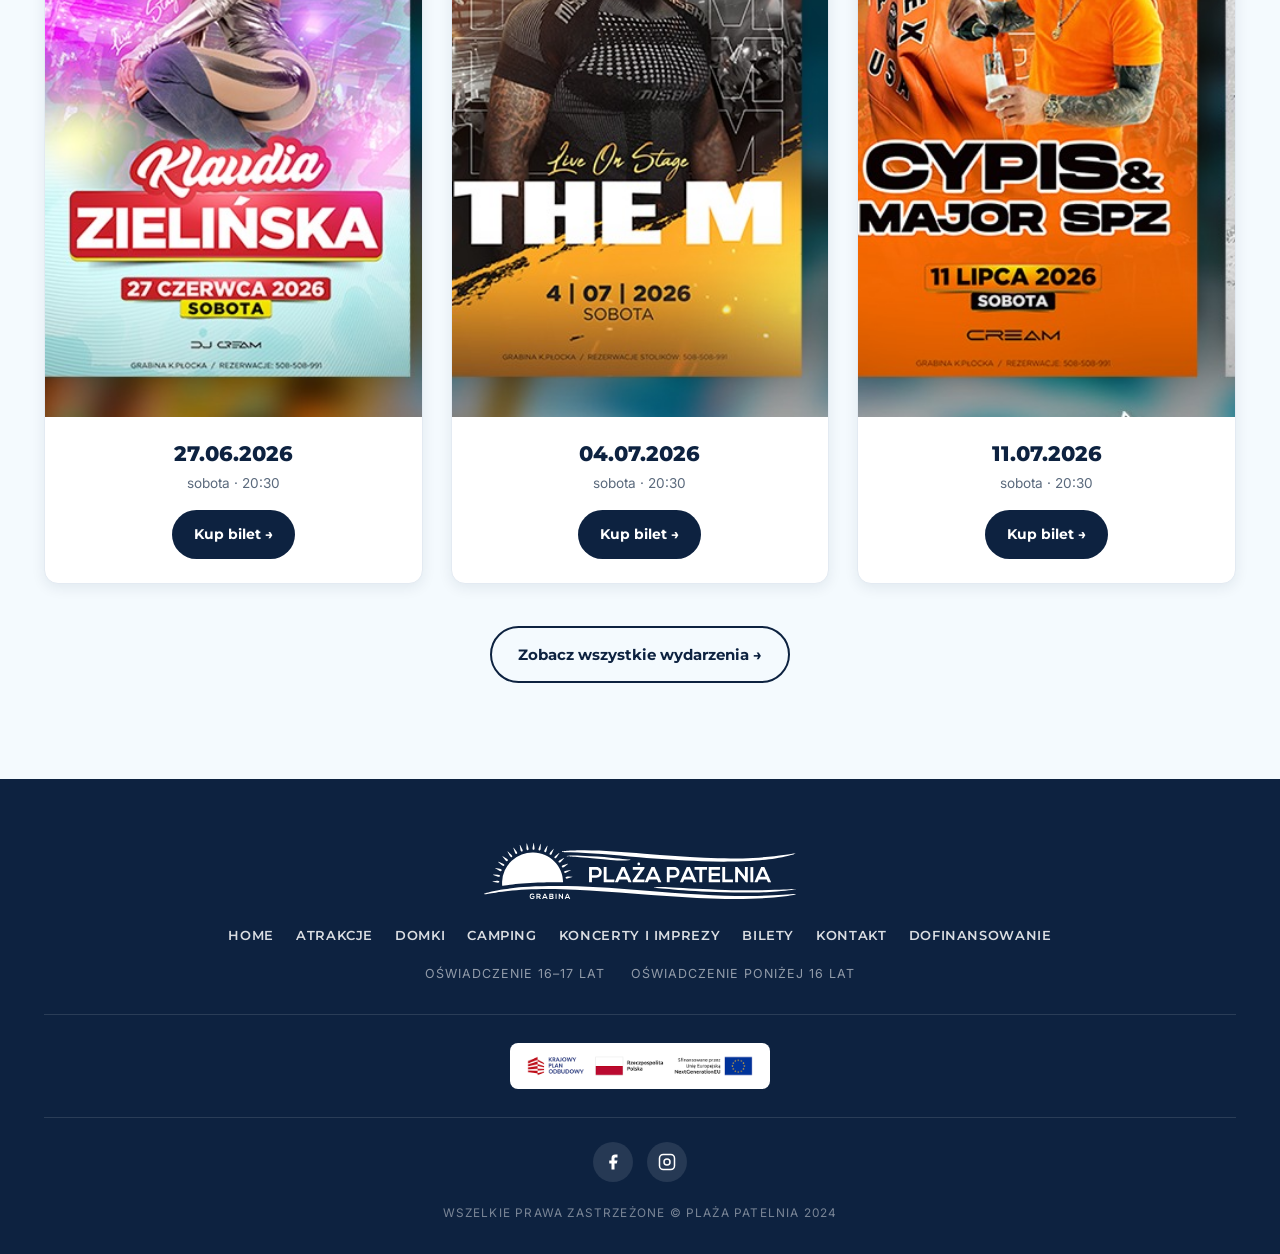
<file: koncerty.html>
<!DOCTYPE html>
<html lang="pl">
<head>
  <meta charset="UTF-8" />
  <meta name="viewport" content="width=device-width, initial-scale=1.0" />
  <title>Koncerty i Imprezy — Plaża Patelnia | Najbardziej roztańczona plaża na Mazowszu</title>
  <meta name="description" content="Od maja do września koncerty największych artystów w Polsce. Imprezy w każdą sobotę o 20:30 nad jeziorem w Grabinie k. Płocka. Plaża Patelnia." />
  <link rel="preconnect" href="https://fonts.googleapis.com" />
  <link rel="preconnect" href="https://fonts.gstatic.com" crossorigin />
  <link href="https://fonts.googleapis.com/css2?family=Montserrat:wght@600;700;800&family=Inter:wght@400;500;600;700&display=swap" rel="stylesheet" />
  <link rel="stylesheet" href="styles.css" />
  <style>
    .video-card { position: relative; border-radius: var(--radius-lg); overflow: hidden; aspect-ratio: 16/9; box-shadow: var(--shadow-lg); display: grid; place-items: center; }
    .video-card img { position: absolute; inset: 0; width: 100%; height: 100%; object-fit: cover; }
    .video-card::after { content: ""; position: absolute; inset: 0; background: rgba(13,34,64,0.5); }
    .video-card .play { position: relative; z-index: 2; width: 84px; height: 84px; border-radius: 50%; background: var(--gold); display: grid; place-items: center; transition: transform .3s var(--ease); box-shadow: 0 10px 30px rgba(0,0,0,0.4); }
    .video-card:hover .play { transform: scale(1.1); }
    .video-card .play svg { width: 34px; height: 34px; margin-left: 4px; fill: var(--navy); }
    .video-card .vc-cap { position: absolute; left: 24px; bottom: 22px; z-index: 2; color: #fff; font-family: 'Montserrat',sans-serif; font-weight: 700; }
  </style>
</head>
<body>

  <header class="nav">
    <div class="container">
      <a href="index.html" class="nav-logo"><img src="img/logo.svg" alt="Plaża Patelnia" /></a>
      <nav><ul class="nav-links">
        <li><a href="index.html">Home</a></li>
        <li><a href="atrakcje.html">Atrakcje</a></li>
        <li><a href="domki.html">Domki</a></li>
        <li><a href="camping.html">Camping</a></li>
        <li><a href="koncerty.html" class="active">Koncerty i Imprezy</a></li>
        <li><a href="bilety.html">Bilety</a></li>
        <li><a href="kontakt.html">Kontakt</a></li>
        <li><a href="dofinansowanie.html">Dofinansowanie</a></li>
      </ul></nav>
      <div class="nav-right">
        <div class="nav-social">
          <a href="https://www.facebook.com/PlazaPatelnia" target="_blank" rel="noopener" aria-label="Facebook"><svg viewBox="0 0 24 24" fill="currentColor"><path d="M18 2h-3a5 5 0 0 0-5 5v3H7v4h3v8h4v-8h3l1-4h-4V7a1 1 0 0 1 1-1h3z"/></svg></a>
          <a href="https://www.instagram.com/PlazaPatelnia/" target="_blank" rel="noopener" aria-label="Instagram"><svg viewBox="0 0 24 24" fill="none" stroke="currentColor" stroke-width="2"><rect x="2" y="2" width="20" height="20" rx="5"/><circle cx="12" cy="12" r="4"/><line x1="17.5" y1="6.5" x2="17.51" y2="6.5"/></svg></a>
        </div>
        <a href="bilety.html" class="btn btn-gold btn-sm">Kup bilety</a>
      </div>
      <button class="nav-burger" aria-label="Menu"><span></span><span></span><span></span></button>
    </div>
  </header>
  <nav class="mobile-menu">
    <a href="index.html">Home</a><a href="atrakcje.html">Atrakcje</a><a href="domki.html">Domki</a>
    <a href="camping.html">Camping</a><a href="koncerty.html" class="active">Koncerty i Imprezy</a><a href="bilety.html">Bilety</a><a href="kontakt.html">Kontakt</a><a href="dofinansowanie.html">Dofinansowanie</a>
  </nav>

  <section class="page-hero">
    <img class="bg" src="img/impreza-noc.jpg" alt="Koncert nad jeziorem nocą" />
    <div class="ov"></div>
    <div class="container">
      <span class="eyebrow">Koncerty i Imprezy</span>
      <h1>Najbardziej roztańczona<br/>plaża na Mazowszu</h1>
      <p>Co sobotę od maja do września — koncerty największych artystów w Polsce.</p>
    </div>
  </section>

  <!-- OPIS + WIDEO -->
  <section class="section">
    <div class="container">
      <div class="feature-row">
        <div class="reveal">
          <span class="eyebrow">Impreza nad wodą</span>
          <h2>Tu zaczyna się letnia noc</h2>
          <p>Plaża Patelnia, poza rozpoznawalnym kąpieliskiem, to także <strong>najbardziej taneczna plaża na Mazowszu</strong>. Od maja do końca września organizowane są tu koncerty najbardziej znanych artystów w Polsce.</p>
          <p>Imprezy rozpoczynają się w każdą sobotę od godziny <strong>20:30</strong>. Wstęp płatny, cena zależna od rodzaju artysty.</p>
          <div class="fr-cta">
            <a href="bilety.html" class="btn btn-gold">Kalendarz imprez</a>
          </div>
        </div>
        <a class="video-card reveal d1" href="https://www.youtube.com/results?search_query=Pla%C5%BCa+Patelnia+Grabina" target="_blank" rel="noopener">
          <img src="img/koncerty.jpg" alt="Plaża Patelnia z lotu ptaka — film" />
          <div class="play"><svg viewBox="0 0 24 24"><polygon points="6 4 20 12 6 20 6 4"/></svg></div>
          <span class="vc-cap">Plaża Patelnia · Grabina k. Płocka</span>
        </a>
      </div>
    </div>
  </section>

  <!-- NADCHODZĄCE -->
  <section class="section section--tint">
    <div class="container">
      <div class="section-head reveal">
        <span class="eyebrow">Bilety online</span>
        <h2>Najbliższe wydarzenia</h2>
        <p>Imprezy startują w każdą sobotę o 20:30.</p>
      </div>
      <div class="events-grid">
        <article class="event-card reveal">
          <a class="poster-link" href="bilety.html"><img class="poster-img" src="img/poster-klaudia.jpg" alt="Klaudia Zielińska — 27.06.2026" loading="lazy" /></a>
          <div class="ec-body"><div class="ec-date">27.06.2026</div><div class="ec-day">sobota · 20:30</div><a href="bilety.html" class="btn btn-navy btn-sm">Kup bilet →</a></div>
        </article>
        <article class="event-card reveal d1">
          <a class="poster-link" href="bilety.html"><img class="poster-img" src="img/poster-them.jpg" alt="The M — 04.07.2026" loading="lazy" /></a>
          <div class="ec-body"><div class="ec-date">04.07.2026</div><div class="ec-day">sobota · 20:30</div><a href="bilety.html" class="btn btn-navy btn-sm">Kup bilet →</a></div>
        </article>
        <article class="event-card reveal d2">
          <a class="poster-link" href="bilety.html"><img class="poster-img" src="img/poster-cypis.jpg" alt="Cypis & Major SPZ — 11.07.2026" loading="lazy" /></a>
          <div class="ec-body"><div class="ec-date">11.07.2026</div><div class="ec-day">sobota · 20:30</div><a href="bilety.html" class="btn btn-navy btn-sm">Kup bilet →</a></div>
        </article>
      </div>
      <div style="text-align:center; margin-top:42px;" class="reveal"><a href="bilety.html" class="btn btn-outline">Zobacz wszystkie wydarzenia →</a></div>
    </div>
  </section>

  <footer class="footer">
    <div class="container">
      <div class="footer-logo"><img src="img/logo.svg" alt="Plaża Patelnia" /></div>
      <nav class="footer-nav">
        <a href="index.html">Home</a><a href="atrakcje.html">Atrakcje</a><a href="domki.html">Domki</a><a href="camping.html">Camping</a>
        <a href="koncerty.html">Koncerty i Imprezy</a><a href="bilety.html">Bilety</a><a href="kontakt.html">Kontakt</a><a href="dofinansowanie.html">Dofinansowanie</a>
      </nav>
      <div class="footer-sub"><a href="dofinansowanie.html">Oświadczenie 16–17 lat</a><a href="dofinansowanie.html">Oświadczenie poniżej 16 lat</a></div>
      <div class="footer-funding"><img src="img/kpo.png" alt="KPO / Rzeczpospolita Polska / UE NextGenerationEU" /></div>
      <div class="footer-social">
        <a href="https://www.facebook.com/PlazaPatelnia" target="_blank" rel="noopener" aria-label="Facebook"><svg viewBox="0 0 24 24" fill="currentColor"><path d="M18 2h-3a5 5 0 0 0-5 5v3H7v4h3v8h4v-8h3l1-4h-4V7a1 1 0 0 1 1-1h3z"/></svg></a>
        <a href="https://www.instagram.com/PlazaPatelnia/" target="_blank" rel="noopener" aria-label="Instagram"><svg viewBox="0 0 24 24" fill="none" stroke="currentColor" stroke-width="2"><rect x="2" y="2" width="20" height="20" rx="5"/><circle cx="12" cy="12" r="4"/><line x1="17.5" y1="6.5" x2="17.51" y2="6.5"/></svg></a>
      </div>
      <p class="footer-copy">Wszelkie prawa zastrzeżone © Plaża Patelnia 2024</p>
    </div>
  </footer>

  <script src="script.js"></script>
</body>
</html>
</file>
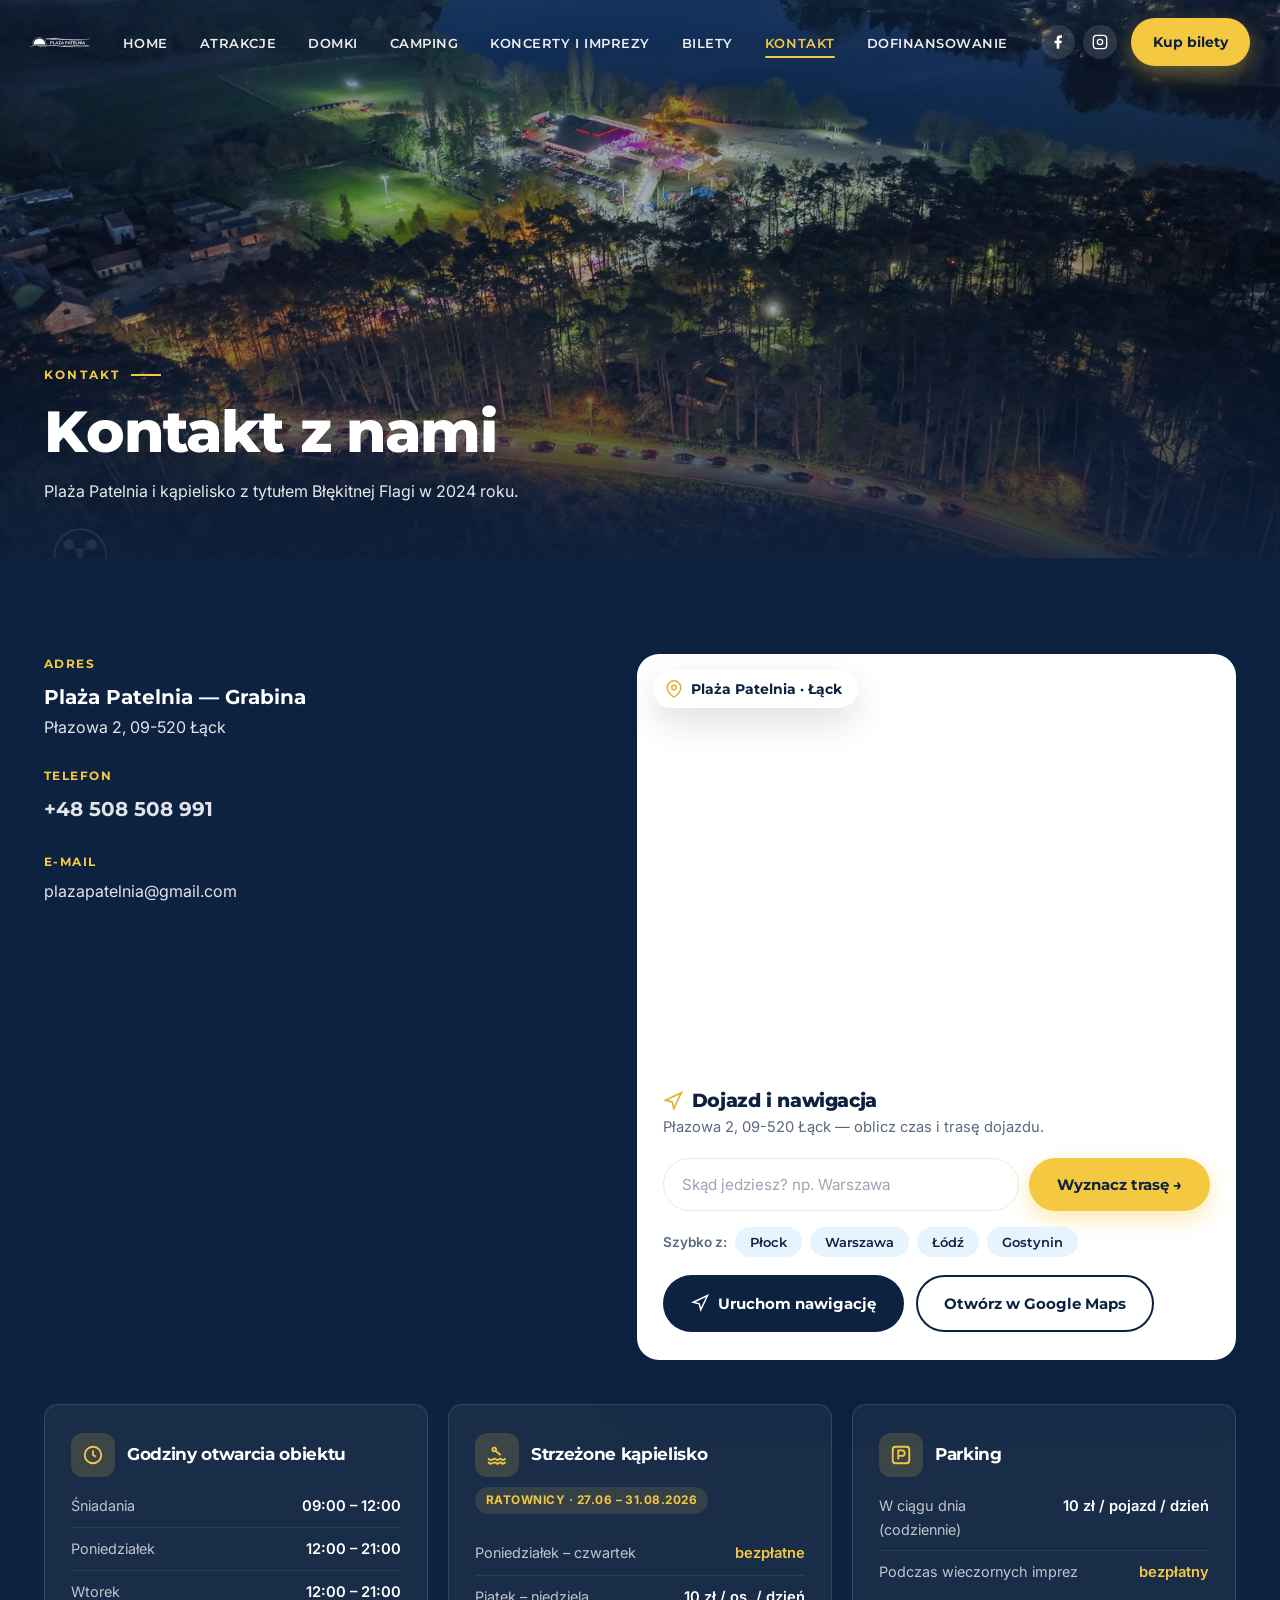
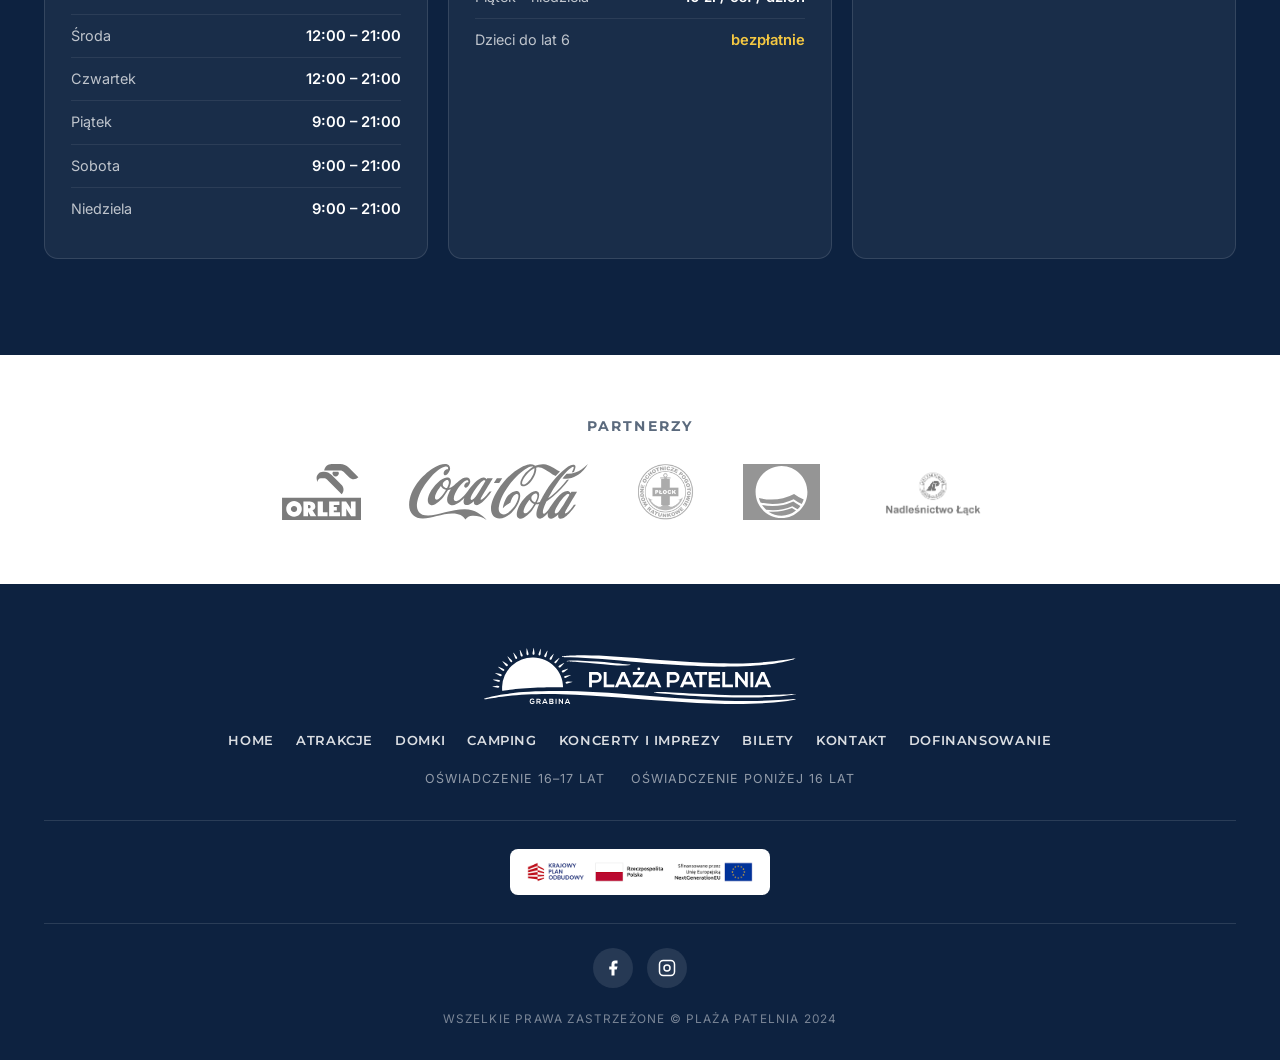
<file: kontakt.html>
<!DOCTYPE html>
<html lang="pl">
<head>
  <meta charset="UTF-8" />
  <meta name="viewport" content="width=device-width, initial-scale=1.0" />
  <title>Kontakt — Plaża Patelnia | Płazowa 2, 09-520 Łąck</title>
  <meta name="description" content="Skontaktuj się z Plażą Patelnia: Płazowa 2, 09-520 Łąck, tel. +48 508 508 991, plazapatelnia@gmail.com. Godziny otwarcia, kąpielisko i parking." />
  <link rel="preconnect" href="https://fonts.googleapis.com" />
  <link rel="preconnect" href="https://fonts.gstatic.com" crossorigin />
  <link href="https://fonts.googleapis.com/css2?family=Montserrat:wght@600;700;800&family=Inter:wght@400;500;600;700&display=swap" rel="stylesheet" />
  <link rel="stylesheet" href="styles.css" />
</head>
<body>

  <header class="nav">
    <div class="container">
      <a href="index.html" class="nav-logo"><img src="img/logo.svg" alt="Plaża Patelnia" /></a>
      <nav><ul class="nav-links">
        <li><a href="index.html">Home</a></li>
        <li><a href="atrakcje.html">Atrakcje</a></li>
        <li><a href="domki.html">Domki</a></li>
        <li><a href="camping.html">Camping</a></li>
        <li><a href="koncerty.html">Koncerty i Imprezy</a></li>
        <li><a href="bilety.html">Bilety</a></li>
        <li><a href="kontakt.html" class="active">Kontakt</a></li>
        <li><a href="dofinansowanie.html">Dofinansowanie</a></li>
      </ul></nav>
      <div class="nav-right">
        <div class="nav-social">
          <a href="https://www.facebook.com/PlazaPatelnia" target="_blank" rel="noopener" aria-label="Facebook"><svg viewBox="0 0 24 24" fill="currentColor"><path d="M18 2h-3a5 5 0 0 0-5 5v3H7v4h3v8h4v-8h3l1-4h-4V7a1 1 0 0 1 1-1h3z"/></svg></a>
          <a href="https://www.instagram.com/PlazaPatelnia/" target="_blank" rel="noopener" aria-label="Instagram"><svg viewBox="0 0 24 24" fill="none" stroke="currentColor" stroke-width="2"><rect x="2" y="2" width="20" height="20" rx="5"/><circle cx="12" cy="12" r="4"/><line x1="17.5" y1="6.5" x2="17.51" y2="6.5"/></svg></a>
        </div>
        <a href="bilety.html" class="btn btn-gold btn-sm">Kup bilety</a>
      </div>
      <button class="nav-burger" aria-label="Menu"><span></span><span></span><span></span></button>
    </div>
  </header>
  <nav class="mobile-menu">
    <a href="index.html">Home</a><a href="atrakcje.html">Atrakcje</a><a href="domki.html">Domki</a>
    <a href="camping.html">Camping</a><a href="koncerty.html">Koncerty i Imprezy</a><a href="bilety.html">Bilety</a><a href="kontakt.html" class="active">Kontakt</a><a href="dofinansowanie.html">Dofinansowanie</a>
  </nav>

  <section class="page-hero">
    <img class="bg" src="img/altana.jpg" alt="Altana i taras Plaży Patelnia" />
    <div class="ov"></div>
    <div class="container">
      <span class="eyebrow">Kontakt</span>
      <h1>Kontakt z nami</h1>
      <p>Plaża Patelnia i kąpielisko z tytułem Błękitnej Flagi w 2024 roku.</p>
    </div>
  </section>

  <section class="section contact-dark">
    <div class="container">
      <div class="contact-grid">
        <div class="contact-info reveal">
          <div class="ci-block">
            <div class="ci-label">Adres</div>
            <p class="big">Plaża Patelnia — Grabina</p>
            <p>Płazowa 2, 09-520 Łąck</p>
          </div>
          <div class="ci-block">
            <div class="ci-label">Telefon</div>
            <p class="big"><a href="tel:+48508508991">+48 508 508 991</a></p>
          </div>
          <div class="ci-block">
            <div class="ci-label">E-mail</div>
            <p><a href="mailto:plazapatelnia@gmail.com">plazapatelnia@gmail.com</a></p>
          </div>
        </div>
        <div class="map-modern reveal d1" data-dest="Plaża Patelnia, Płazowa 2, 09-520 Łąck">
          <div class="map-frame">
            <div class="map-badge"><svg viewBox="0 0 24 24" fill="none" stroke="currentColor" stroke-width="2"><path d="M21 10c0 7-9 13-9 13s-9-6-9-13a9 9 0 0 1 18 0z"/><circle cx="12" cy="10" r="3"/></svg>Plaża Patelnia · Łąck</div>
            <iframe src="https://maps.google.com/maps?q=Pla%C5%BCa%20Patelnia%20P%C5%82azowa%202%20%C5%81%C4%85ck&z=14&output=embed" loading="lazy" referrerpolicy="no-referrer-when-downgrade" title="Mapa — Plaża Patelnia"></iframe>
          </div>
          <div class="map-panel">
            <h3><svg viewBox="0 0 24 24" fill="none" stroke="currentColor" stroke-width="2"><polygon points="3 11 22 2 13 21 11 13 3 11"/></svg>Dojazd i nawigacja</h3>
            <p class="mp-addr">Płazowa 2, 09-520 Łąck — oblicz czas i trasę dojazdu.</p>
            <form class="route-form">
              <input type="text" placeholder="Skąd jedziesz? np. Warszawa" aria-label="Punkt startowy" />
              <button type="submit" class="btn btn-gold">Wyznacz trasę →</button>
            </form>
            <div class="route-quick">
              <span class="rq-label">Szybko z:</span>
              <button type="button" data-from="Płock">Płock</button>
              <button type="button" data-from="Warszawa">Warszawa</button>
              <button type="button" data-from="Łódź">Łódź</button>
              <button type="button" data-from="Gostynin">Gostynin</button>
            </div>
            <div class="route-result"></div>
            <div class="map-actions">
              <a class="btn btn-navy" data-nav target="_blank" rel="noopener"><svg viewBox="0 0 24 24" fill="none" stroke="currentColor" stroke-width="2"><polygon points="3 11 22 2 13 21 11 13 3 11"/></svg>Uruchom nawigację</a>
              <a class="btn btn-outline" data-open target="_blank" rel="noopener">Otwórz w Google Maps</a>
            </div>
          </div>
        </div>
      </div>

      <div class="info-cards">
        <div class="info-card reveal">
          <div class="ic-head">
            <span class="ic-ico"><svg viewBox="0 0 24 24" fill="none" stroke="currentColor" stroke-width="2"><circle cx="12" cy="12" r="9"/><polyline points="12 7 12 12 15 14"/></svg></span>
            <h3>Godziny otwarcia obiektu</h3>
          </div>
          <div class="info-rows">
            <div class="ir"><span class="k">Śniadania</span><span class="v">09:00 – 12:00</span></div>
            <div class="ir"><span class="k">Poniedziałek</span><span class="v">12:00 – 21:00</span></div>
            <div class="ir"><span class="k">Wtorek</span><span class="v">12:00 – 21:00</span></div>
            <div class="ir"><span class="k">Środa</span><span class="v">12:00 – 21:00</span></div>
            <div class="ir"><span class="k">Czwartek</span><span class="v">12:00 – 21:00</span></div>
            <div class="ir"><span class="k">Piątek</span><span class="v">9:00 – 21:00</span></div>
            <div class="ir"><span class="k">Sobota</span><span class="v">9:00 – 21:00</span></div>
            <div class="ir"><span class="k">Niedziela</span><span class="v">9:00 – 21:00</span></div>
          </div>
        </div>

        <div class="info-card reveal d1">
          <div class="ic-head">
            <span class="ic-ico"><svg viewBox="0 0 24 24" fill="none" stroke="currentColor" stroke-width="2"><path d="M2 16c1.5 0 1.5 1.5 3 1.5S8 16 9.5 16s1.5 1.5 3 1.5S14 16 15.5 16s1.5 1.5 3 1.5S20 16 21.5 16"/><path d="M2 20c1.5 0 1.5 1.5 3 1.5S8 20 9.5 20s1.5 1.5 3 1.5S14 20 15.5 20s1.5 1.5 3 1.5S20 20 21.5 20"/><circle cx="9" cy="6" r="2"/><path d="M11 8l5 4"/></svg></span>
            <h3>Strzeżone kąpielisko</h3>
          </div>
          <span class="ic-season">Ratownicy · 27.06 – 31.08.2026</span>
          <div class="info-rows">
            <div class="ir"><span class="k">Poniedziałek – czwartek</span><span class="v free">bezpłatne</span></div>
            <div class="ir"><span class="k">Piątek – niedziela</span><span class="v">10 zł / os. / dzień</span></div>
            <div class="ir"><span class="k">Dzieci do lat 6</span><span class="v free">bezpłatnie</span></div>
          </div>
        </div>

        <div class="info-card reveal d2">
          <div class="ic-head">
            <span class="ic-ico"><svg viewBox="0 0 24 24" fill="none" stroke="currentColor" stroke-width="2"><rect x="3" y="3" width="18" height="18" rx="3"/><path d="M9 17V7h4a3 3 0 0 1 0 6H9"/></svg></span>
            <h3>Parking</h3>
          </div>
          <div class="info-rows">
            <div class="ir"><span class="k">W ciągu dnia (codziennie)</span><span class="v">10 zł / pojazd / dzień</span></div>
            <div class="ir"><span class="k">Podczas wieczornych imprez</span><span class="v free">bezpłatny</span></div>
          </div>
        </div>
      </div>
    </div>
  </section>

  <section class="partners">
    <div class="container">
      <h4>Partnerzy</h4>
      <div class="partners-row reveal">
        <img src="img/partner-orlen.svg" alt="Orlen" />
        <img src="img/partner-cocacola.svg" alt="Coca-Cola" />
        <img src="img/partner-sanepid.png" alt="PSSE Płock" />
        <img src="img/partner-flaga.svg" alt="Błękitna Flaga" />
        <img src="img/partner-nadlesnictwo.png" alt="Nadleśnictwo Łąck" />
      </div>
    </div>
  </section>

  <footer class="footer">
    <div class="container">
      <div class="footer-logo"><img src="img/logo.svg" alt="Plaża Patelnia" /></div>
      <nav class="footer-nav">
        <a href="index.html">Home</a><a href="atrakcje.html">Atrakcje</a><a href="domki.html">Domki</a><a href="camping.html">Camping</a>
        <a href="koncerty.html">Koncerty i Imprezy</a><a href="bilety.html">Bilety</a><a href="kontakt.html">Kontakt</a><a href="dofinansowanie.html">Dofinansowanie</a>
      </nav>
      <div class="footer-sub"><a href="dofinansowanie.html">Oświadczenie 16–17 lat</a><a href="dofinansowanie.html">Oświadczenie poniżej 16 lat</a></div>
      <div class="footer-funding"><img src="img/kpo.png" alt="KPO / Rzeczpospolita Polska / UE NextGenerationEU" /></div>
      <div class="footer-social">
        <a href="https://www.facebook.com/PlazaPatelnia" target="_blank" rel="noopener" aria-label="Facebook"><svg viewBox="0 0 24 24" fill="currentColor"><path d="M18 2h-3a5 5 0 0 0-5 5v3H7v4h3v8h4v-8h3l1-4h-4V7a1 1 0 0 1 1-1h3z"/></svg></a>
        <a href="https://www.instagram.com/PlazaPatelnia/" target="_blank" rel="noopener" aria-label="Instagram"><svg viewBox="0 0 24 24" fill="none" stroke="currentColor" stroke-width="2"><rect x="2" y="2" width="20" height="20" rx="5"/><circle cx="12" cy="12" r="4"/><line x1="17.5" y1="6.5" x2="17.51" y2="6.5"/></svg></a>
      </div>
      <p class="footer-copy">Wszelkie prawa zastrzeżone © Plaża Patelnia 2024</p>
    </div>
  </footer>

  <script src="script.js"></script>
</body>
</html>
</file>
<file: styles.css>
/* ============================================================
   PLAŻA PATELNIA — wspólny arkusz stylów
   ============================================================ */

:root {
  --navy:      #0D2240;
  --navy-700:  #16335c;
  --navy-soft: rgba(13, 34, 64, 0.92);
  --gold:      #F5C842;
  --gold-dk:   #e0b32f;
  --white:     #ffffff;
  --blue-lt:   #E8F4FD;
  --blue-lt2:  #f4fafe;
  --text:      #1f2a3a;
  --muted:     #5b6a7d;
  --line:      #e3eaf2;
  --radius:    14px;
  --radius-lg: 22px;
  --shadow-sm: 0 4px 14px rgba(13, 34, 64, 0.08);
  --shadow-md: 0 14px 34px rgba(13, 34, 64, 0.14);
  --shadow-lg: 0 26px 60px rgba(13, 34, 64, 0.22);
  --max:       1240px;
  --nav-h:     84px;
  --ease:      cubic-bezier(0.22, 1, 0.36, 1);
}

* { margin: 0; padding: 0; box-sizing: border-box; }

html { scroll-behavior: smooth; -webkit-text-size-adjust: 100%; }

body {
  font-family: 'Inter', 'Segoe UI', system-ui, sans-serif;
  color: var(--text);
  background: var(--white);
  line-height: 1.65;
  overflow-x: hidden;
}

h1, h2, h3, h4, h5 {
  font-family: 'Montserrat', 'Segoe UI', sans-serif;
  line-height: 1.12;
  color: var(--navy);
  letter-spacing: -0.02em;
}

img { max-width: 100%; display: block; }
a { color: inherit; text-decoration: none; }

.container { width: 100%; max-width: var(--max); margin: 0 auto; padding: 0 24px; }

.eyebrow {
  display: inline-block;
  font-family: 'Montserrat', sans-serif;
  font-size: 0.78rem;
  font-weight: 700;
  letter-spacing: 0.18em;
  text-transform: uppercase;
  color: var(--gold-dk);
  margin-bottom: 14px;
}
.eyebrow::after { content: ""; display: inline-block; width: 30px; height: 2px; background: var(--gold); vertical-align: middle; margin-left: 10px; }

.section { padding: 96px 0; }
.section--tint { background: var(--blue-lt2); }
.section-head { max-width: 720px; margin: 0 auto 56px; text-align: center; }
.section-head h2 { font-size: clamp(1.9rem, 4vw, 2.9rem); font-weight: 800; }
.section-head p { color: var(--muted); margin-top: 16px; font-size: 1.05rem; }

/* ---------- Buttons ---------- */
.btn {
  display: inline-flex; align-items: center; gap: 9px;
  font-family: 'Montserrat', sans-serif; font-weight: 700; font-size: 0.95rem;
  padding: 14px 26px; border-radius: 50px; cursor: pointer; border: 2px solid transparent;
  transition: transform .25s var(--ease), box-shadow .25s var(--ease), background .25s, color .25s;
  white-space: nowrap;
}
.btn svg { width: 18px; height: 18px; }
.btn-gold { background: var(--gold); color: var(--navy); box-shadow: 0 8px 22px rgba(245, 200, 66, 0.4); }
.btn-gold:hover { background: var(--gold-dk); transform: translateY(-3px); box-shadow: 0 14px 30px rgba(245, 200, 66, 0.5); }
.btn-navy { background: var(--navy); color: #fff; }
.btn-navy:hover { background: var(--navy-700); transform: translateY(-3px); box-shadow: var(--shadow-md); }
.btn-outline-white { background: rgba(255,255,255,0.06); color: #fff; border-color: rgba(255,255,255,0.85); }
.btn-outline-white:hover { background: #fff; color: var(--navy); transform: translateY(-3px); }
.btn-outline { background: transparent; color: var(--navy); border-color: var(--navy); }
.btn-outline:hover { background: var(--navy); color: #fff; transform: translateY(-3px); }
.btn-sm { padding: 11px 20px; font-size: 0.86rem; }

/* ---------- Navbar ---------- */
.nav {
  position: fixed; top: 0; left: 0; width: 100%; height: var(--nav-h); z-index: 100;
  display: flex; align-items: center;
  background: transparent; transition: background .35s var(--ease), box-shadow .35s, height .35s;
}
.nav.scrolled { background: var(--navy); box-shadow: 0 6px 24px rgba(0,0,0,0.25); height: 70px; }
.nav .container { display: flex; align-items: center; justify-content: space-between; gap: 20px; max-width: 100%; padding: 0 30px; }
.nav-logo img { height: 38px; filter: brightness(0) invert(1); transition: height .35s; }
.nav.scrolled .nav-logo img { height: 32px; }
.nav-links { display: flex; align-items: center; gap: 6px; list-style: none; }
.nav-links a {
  font-family: 'Montserrat', sans-serif; font-weight: 600; font-size: 0.82rem; letter-spacing: 0.04em;
  text-transform: uppercase; color: rgba(255,255,255,0.92); padding: 9px 13px; border-radius: 8px;
  position: relative; transition: color .2s, background .2s; white-space: nowrap;
}
.nav-links a:hover { color: #fff; background: rgba(255,255,255,0.08); }
.nav-links a.active { color: var(--gold); }
.nav-links a.active::after {
  content: ""; position: absolute; left: 13px; right: 13px; bottom: 2px; height: 2px; background: var(--gold); border-radius: 2px;
}
.nav-right { display: flex; align-items: center; gap: 14px; }
.nav-social { display: flex; gap: 8px; }
.nav-social a { width: 34px; height: 34px; display: grid; place-items: center; border-radius: 50%; background: rgba(255,255,255,0.12); color: #fff; transition: background .2s, transform .2s; }
.nav-social a:hover { background: var(--gold); color: var(--navy); transform: translateY(-2px); }
.nav-social svg { width: 16px; height: 16px; }
.nav-burger { display: none; flex-direction: column; gap: 5px; background: none; border: 0; cursor: pointer; padding: 8px; }
.nav-burger span { width: 26px; height: 2.5px; background: #fff; border-radius: 3px; transition: .3s var(--ease); }

/* mobile drawer */
.mobile-menu {
  position: fixed; inset: 0; z-index: 99; background: var(--navy);
  display: flex; flex-direction: column; justify-content: center; align-items: center; gap: 6px;
  transform: translateX(100%); transition: transform .4s var(--ease); padding-top: var(--nav-h);
}
.mobile-menu.open { transform: translateX(0); }
.mobile-menu a { font-family: 'Montserrat', sans-serif; font-weight: 700; font-size: 1.25rem; color: #fff; text-transform: uppercase; padding: 12px; }
.mobile-menu a.active { color: var(--gold); }

/* ---------- Hero (home) ---------- */
.hero { position: relative; min-height: 100vh; display: flex; align-items: center; color: #fff; overflow: hidden; }
.hero-bg { position: absolute; inset: 0; }
.hero-bg img { width: 100%; height: 100%; object-fit: cover; transform-origin: center; animation: dronezoom 30s linear infinite alternate; }
@keyframes dronezoom { from { transform: scale(1); } to { transform: scale(1.45); } }
.hero-overlay { position: absolute; inset: 0; background: linear-gradient(180deg, rgba(13,34,64,0.45) 0%, rgba(13,34,64,0.35) 38%, rgba(13,34,64,0.85) 100%); }
.hero-content { position: relative; z-index: 2; max-width: 860px; }
.hero h1 { color: #fff; font-size: clamp(2.4rem, 6vw, 4.6rem); font-weight: 800; line-height: 1.05; text-shadow: 0 4px 30px rgba(0,0,0,0.4); }
.hero h1 .gold { color: var(--gold); }
.hero-sub { font-size: clamp(1rem, 2vw, 1.3rem); color: rgba(255,255,255,0.92); margin: 22px 0 34px; max-width: 620px; }
.hero-cta { display: flex; flex-wrap: wrap; gap: 16px; }
.scroll-ind { position: absolute; bottom: 26px; left: 50%; transform: translateX(-50%); z-index: 2; color: rgba(255,255,255,0.8); display: grid; place-items: center; gap: 6px; font-size: 0.72rem; letter-spacing: 0.2em; text-transform: uppercase; }
.scroll-ind svg { width: 22px; height: 22px; animation: bob 1.8s infinite; }
@keyframes bob { 0%,100% { transform: translateY(0); } 50% { transform: translateY(8px); } }

/* ---------- Page hero (inner pages) ---------- */
.page-hero { position: relative; min-height: 62vh; display: flex; align-items: flex-end; color: #fff; overflow: hidden; }
.page-hero img.bg, .page-hero video.bg { position: absolute; inset: 0; width: 100%; height: 100%; object-fit: cover; }
.page-hero .ov { position: absolute; inset: 0; background: linear-gradient(180deg, rgba(13,34,64,0.55) 0%, rgba(13,34,64,0.3) 45%, rgba(13,34,64,0.88) 100%); }
.page-hero .container { position: relative; z-index: 2; padding-bottom: 54px; padding-top: 120px; }
.page-hero .eyebrow { color: var(--gold); }
.page-hero h1 { color: #fff; font-size: clamp(2.2rem, 5vw, 3.6rem); font-weight: 800; }
.page-hero p { color: rgba(255,255,255,0.9); margin-top: 14px; max-width: 640px; }

/* ---------- Icon bar ---------- */
.iconbar { background: #fff; margin-top: -46px; position: relative; z-index: 5; }
.iconbar-inner { background: #fff; border-radius: var(--radius-lg); box-shadow: var(--shadow-md); padding: 22px; display: grid; grid-template-columns: repeat(6, 1fr); gap: 8px; }
.iconbar a { display: flex; flex-direction: column; align-items: center; text-align: center; gap: 10px; padding: 18px 8px; border-radius: var(--radius); transition: background .25s, transform .25s; }
.iconbar a:hover { background: var(--blue-lt); transform: translateY(-4px); }
.iconbar .ic { width: 46px; height: 46px; display: grid; place-items: center; color: var(--navy); }
.iconbar .ic svg, .iconbar .ic img { width: 40px; height: 40px; }
.iconbar span { font-family: 'Montserrat', sans-serif; font-weight: 600; font-size: 0.78rem; color: var(--navy); line-height: 1.25; }

/* ---------- Reasons cards (3 big) ---------- */
.reasons { display: grid; grid-template-columns: repeat(3, 1fr); gap: 24px; }
.reason-card { position: relative; min-height: 420px; border-radius: var(--radius-lg); overflow: hidden; display: flex; flex-direction: column; justify-content: flex-end; color: #fff; box-shadow: var(--shadow-md); }
.reason-card img, .reason-card video { position: absolute; inset: 0; width: 100%; height: 100%; object-fit: cover; }
.reason-card img { transition: transform .6s var(--ease); }
.reason-card::after { content: ""; position: absolute; inset: 0; background: linear-gradient(180deg, rgba(13,34,64,0.1) 0%, rgba(13,34,64,0.85) 100%); }
.reason-card:hover img { transform: scale(1.07); }
.reason-card video { transform: none !important; }
.reason-card .rc-body { position: relative; z-index: 2; padding: 32px; }
.reason-card .rc-ico { font-size: 1.8rem; margin-bottom: 10px; }
.reason-card h3 { color: #fff; font-size: 1.5rem; font-weight: 800; margin-bottom: 10px; }
.reason-card p { color: rgba(255,255,255,0.88); font-size: 0.95rem; margin-bottom: 18px; }

/* ---------- Event poster cards ---------- */
.events-grid { display: grid; grid-template-columns: repeat(3, 1fr); gap: 28px; }
.event-card { background: #fff; border-radius: var(--radius); overflow: hidden; box-shadow: var(--shadow-sm); border: 1px solid var(--line); transition: transform .3s var(--ease), box-shadow .3s; display: flex; flex-direction: column; }
.event-card:hover { transform: translateY(-8px); box-shadow: var(--shadow-lg); }
.poster-link { display: block; overflow: hidden; line-height: 0; }
.poster-img { width: 100%; display: block; aspect-ratio: 318 / 545; object-fit: cover; background: var(--navy); transition: transform .5s var(--ease); }
.event-card:hover .poster-img { transform: scale(1.04); }
.poster { aspect-ratio: 3/4; position: relative; display: flex; flex-direction: column; justify-content: space-between; padding: 22px; color: #fff; overflow: hidden; }
.poster::before { content: ""; position: absolute; inset: 0; background: var(--grad, linear-gradient(160deg, #1a3a6b, #0D2240)); z-index: 0; }
.poster > * { position: relative; z-index: 1; }
.poster .p-top { font-family: 'Montserrat', sans-serif; font-weight: 700; font-size: 0.72rem; letter-spacing: 0.12em; text-transform: uppercase; opacity: 0.85; }
.poster .p-name { font-family: 'Montserrat', sans-serif; font-weight: 800; font-size: 2rem; line-height: 1; text-transform: uppercase; text-shadow: 0 3px 16px rgba(0,0,0,0.35); }
.poster .p-tag { align-self: flex-start; background: var(--gold); color: var(--navy); font-family: 'Montserrat',sans-serif; font-weight: 800; font-size: 0.78rem; padding: 5px 12px; border-radius: 50px; }
.event-card .ec-body { padding: 20px 22px 24px; text-align: center; }
.event-card .ec-date { font-family: 'Montserrat', sans-serif; font-weight: 800; font-size: 1.3rem; color: var(--navy); }
.event-card .ec-day { color: var(--muted); font-size: 0.85rem; margin-bottom: 16px; }

/* ---------- Alternating feature row ---------- */
.feature-row { display: grid; grid-template-columns: 1fr 1fr; gap: 56px; align-items: center; }
.feature-row.rev .fr-media { order: 2; }
.fr-media { border-radius: var(--radius-lg); overflow: hidden; box-shadow: var(--shadow-md); aspect-ratio: 4/3; }
.fr-media img, .fr-media video { width: 100%; height: 100%; object-fit: cover; display: block; }
.fr-media img { transition: transform .6s var(--ease); }
.fr-media:hover img { transform: scale(1.05); }
.fr-media video { transform: none !important; }
.feature-row h2 { font-size: clamp(1.7rem, 3.5vw, 2.5rem); font-weight: 800; margin-bottom: 18px; }
.feature-row p { color: var(--muted); margin-bottom: 16px; }
.fr-cta { display: flex; flex-wrap: wrap; gap: 14px; margin-top: 26px; }

/* ---------- Attractions grid ---------- */
.attr-grid { display: grid; grid-template-columns: repeat(3, 1fr); gap: 22px; }
.attr-card { background: #fff; border: 1px solid var(--line); border-radius: var(--radius); padding: 30px 26px; box-shadow: var(--shadow-sm); transition: transform .3s var(--ease), box-shadow .3s, border-color .3s; }
.attr-card:hover { transform: translateY(-6px); box-shadow: var(--shadow-md); border-color: transparent; }
.attr-card .ac-ico { width: 56px; height: 56px; border-radius: 14px; background: var(--blue-lt); display: grid; place-items: center; font-size: 1.5rem; margin-bottom: 18px; }
.attr-card h3 { font-size: 1.15rem; font-weight: 700; margin-bottom: 8px; }
.attr-card p { color: var(--muted); font-size: 0.92rem; }

/* ---------- Bullet list (atrakcje page) ---------- */
.tick-list { list-style: none; display: grid; gap: 14px; }
.tick-list li { position: relative; padding-left: 36px; color: var(--text); }
.tick-list li::before { content: ""; position: absolute; left: 0; top: 3px; width: 22px; height: 22px; border-radius: 50%; background: var(--gold); background-image: url("data:image/svg+xml,%3Csvg xmlns='http://www.w3.org/2000/svg' width='14' height='14' viewBox='0 0 24 24' fill='none' stroke='%230D2240' stroke-width='3' stroke-linecap='round' stroke-linejoin='round'%3E%3Cpolyline points='20 6 9 17 4 12'/%3E%3C/svg%3E"); background-repeat: no-repeat; background-position: center; }
.tick-list li strong { color: var(--navy); }

/* highlighted kids card */
.kids-card { background: linear-gradient(135deg, var(--blue-lt), #d7ecfb); border-radius: var(--radius-lg); padding: 44px; box-shadow: var(--shadow-sm); }
.kids-card h2 { font-size: 1.8rem; margin-bottom: 22px; }

/* ---------- Price cards ---------- */
.price-list { display: grid; gap: 16px; max-width: 860px; }
.price-row { display: flex; align-items: center; justify-content: space-between; gap: 20px; background: #fff; border: 1px solid var(--line); border-left: 5px solid var(--gold); border-radius: var(--radius); padding: 22px 28px; box-shadow: var(--shadow-sm); transition: transform .25s var(--ease), box-shadow .25s; }
.price-row:hover { transform: translateX(4px); box-shadow: var(--shadow-md); }
.price-row .pr-info strong { font-family: 'Montserrat', sans-serif; font-size: 1.05rem; color: var(--navy); display: block; }
.price-row .pr-info span { color: var(--muted); font-size: 0.9rem; }
.price-row .pr-amount { font-family: 'Montserrat', sans-serif; font-weight: 800; font-size: 1.7rem; color: var(--navy); white-space: nowrap; }
.price-row .pr-amount small { font-size: 0.8rem; color: var(--muted); font-weight: 600; }

/* ---------- Gallery ---------- */
.gallery { display: grid; grid-template-columns: repeat(4, 1fr); gap: 16px; }
.gallery.cols3 { grid-template-columns: repeat(3, 1fr); }
.gallery figure { margin: 0; border-radius: var(--radius); overflow: hidden; aspect-ratio: 1/1; cursor: pointer; box-shadow: var(--shadow-sm); }
.gallery img { width: 100%; height: 100%; object-fit: cover; transition: transform .5s var(--ease); }
.gallery figure:hover img { transform: scale(1.08); }

/* lightbox */
.lightbox { position: fixed; inset: 0; z-index: 200; background: rgba(8, 20, 38, 0.94); display: none; align-items: center; justify-content: center; padding: 30px; }
.lightbox.open { display: flex; }
.lightbox img { max-width: 92vw; max-height: 88vh; border-radius: 10px; box-shadow: var(--shadow-lg); }
.lightbox .lb-close { position: absolute; top: 26px; right: 32px; color: #fff; font-size: 2.4rem; line-height: 1; cursor: pointer; background: none; border: 0; }

/* ---------- Contact ---------- */
.contact-dark { background: var(--navy); color: #fff; }
.contact-dark h2, .contact-dark h3 { color: #fff; }
.contact-grid { display: grid; grid-template-columns: 1fr 1.1fr; gap: 48px; align-items: start; }
.contact-info .ci-block { margin-bottom: 26px; }
.contact-info .ci-label { font-family: 'Montserrat', sans-serif; font-weight: 700; font-size: 0.78rem; letter-spacing: 0.12em; text-transform: uppercase; color: var(--gold); margin-bottom: 6px; }
.contact-info p, .contact-info a { color: rgba(255,255,255,0.88); }
.contact-info .big { font-size: 1.25rem; font-weight: 700; color: #fff; font-family: 'Montserrat', sans-serif; }
.hours-grid { display: grid; grid-template-columns: auto 1fr; gap: 4px 18px; color: rgba(255,255,255,0.88); font-size: 0.95rem; }
.hours-grid b { color: #fff; font-weight: 600; }
.map-embed { border-radius: var(--radius-lg); overflow: hidden; box-shadow: var(--shadow-lg); min-height: 420px; height: 100%; }
.map-embed iframe { width: 100%; height: 100%; min-height: 420px; border: 0; display: block; }

/* contact light variant (used on subpages footer-contact) */
.contact-light { background: var(--blue-lt2); }

/* ---------- Nowoczesna mapa + kalkulator dojazdu ---------- */
.map-modern { background: #fff; border-radius: var(--radius-lg); overflow: hidden; box-shadow: var(--shadow-lg); }
.map-modern .map-frame { position: relative; aspect-ratio: 16/11; }
.map-modern iframe { width: 100%; height: 100%; border: 0; display: block; }
.map-modern .map-frame .map-badge {
  position: absolute; top: 16px; left: 16px; z-index: 2; display: flex; align-items: center; gap: 8px;
  background: #fff; border-radius: 50px; padding: 8px 16px 8px 12px; box-shadow: var(--shadow-md);
  font-family: 'Montserrat', sans-serif; font-weight: 700; font-size: 0.85rem; color: var(--navy);
}
.map-modern .map-frame .map-badge svg { width: 18px; height: 18px; color: var(--gold-dk); }
.map-panel { padding: 24px 26px 28px; }
.map-panel h3 { color: var(--navy); font-size: 1.2rem; font-weight: 800; display: flex; align-items: center; gap: 9px; }
.map-panel h3 svg { width: 20px; height: 20px; color: var(--gold-dk); }
.map-panel .mp-addr { color: var(--muted); font-size: 0.92rem; margin: 4px 0 18px; }
.route-form { display: flex; gap: 10px; flex-wrap: wrap; }
.route-form input {
  flex: 1; min-width: 200px; padding: 13px 18px; border: 1.5px solid var(--line); border-radius: 50px;
  font: inherit; font-size: 0.95rem; color: var(--text); transition: border-color .2s, box-shadow .2s;
}
.route-form input::placeholder { color: #9aa7b6; }
.route-form input:focus { outline: none; border-color: var(--gold); box-shadow: 0 0 0 4px rgba(245,200,66,0.18); }
.route-quick { display: flex; align-items: center; gap: 8px; flex-wrap: wrap; margin-top: 16px; color: var(--muted); font-size: 0.85rem; }
.route-quick .rq-label { font-weight: 600; }
.route-quick button {
  background: var(--blue-lt); border: 0; border-radius: 50px; padding: 7px 15px; cursor: pointer;
  font-family: 'Montserrat', sans-serif; font-size: 0.82rem; font-weight: 600; color: var(--navy); transition: background .2s, transform .2s;
}
.route-quick button:hover { background: var(--gold); transform: translateY(-1px); }
.route-result {
  display: none; margin-top: 16px; padding: 14px 18px; border-radius: var(--radius); background: var(--blue-lt);
  color: var(--navy); font-size: 0.9rem; line-height: 1.5;
}
.route-result.show { display: block; }
.route-result a { color: var(--gold-dk); font-weight: 700; }
.map-actions { display: flex; gap: 12px; flex-wrap: wrap; margin-top: 18px; }

/* ---------- Karty informacyjne (godziny / kąpielisko / parking) ---------- */
.info-cards { display: grid; grid-template-columns: repeat(3, 1fr); gap: 20px; margin-top: 44px; }
.info-card {
  background: rgba(255,255,255,0.05); border: 1px solid rgba(255,255,255,0.12); border-radius: var(--radius);
  padding: 28px 26px; transition: transform .3s var(--ease), background .3s, border-color .3s;
}
.info-card:hover { transform: translateY(-5px); background: rgba(255,255,255,0.08); border-color: rgba(245,200,66,0.4); }
.info-card .ic-head { display: flex; align-items: center; gap: 12px; margin-bottom: 8px; }
.info-card .ic-ico { width: 44px; height: 44px; border-radius: 12px; background: rgba(245,200,66,0.16); display: grid; place-items: center; color: var(--gold); flex-shrink: 0; }
.info-card .ic-ico svg { width: 22px; height: 22px; }
.info-card h3 { color: #fff; font-size: 1.05rem; font-weight: 700; }
.info-card .ic-season {
  display: inline-block; font-size: 0.74rem; font-weight: 700; letter-spacing: 0.04em; text-transform: uppercase;
  color: var(--gold); background: rgba(245,200,66,0.12); padding: 4px 11px; border-radius: 50px; margin-bottom: 18px;
}
.info-rows { display: flex; flex-direction: column; }
.info-rows .ir {
  display: flex; align-items: baseline; justify-content: space-between; gap: 14px;
  padding: 9px 0; border-bottom: 1px solid rgba(255,255,255,0.08);
}
.info-rows .ir:last-child { border-bottom: 0; }
.info-rows .ir .k { color: rgba(255,255,255,0.72); font-size: 0.9rem; }
.info-rows .ir .v { color: #fff; font-weight: 600; font-size: 0.92rem; text-align: right; white-space: nowrap; }
.info-rows .ir .v.free { color: var(--gold); }
@media (max-width: 900px) { .info-cards { grid-template-columns: 1fr; } }

/* ---------- Partners ---------- */
.partners { padding: 64px 0; background: #fff; }
.partners h4 { text-align: center; font-size: 0.85rem; letter-spacing: 0.15em; text-transform: uppercase; color: var(--muted); margin-bottom: 30px; font-weight: 700; }
.partners-row { display: flex; flex-wrap: wrap; align-items: center; justify-content: center; gap: 48px; }
.partners-row img { height: 56px; width: auto; object-fit: contain; filter: grayscale(1); opacity: 0.7; transition: filter .3s, opacity .3s, transform .3s; }
.partners-row img:hover { filter: grayscale(0); opacity: 1; transform: scale(1.05); }

/* ---------- Footer ---------- */
.footer { background: var(--navy); color: rgba(255,255,255,0.8); padding: 64px 0 30px; text-align: center; }
.footer-logo img { height: 56px; filter: brightness(0) invert(1); margin: 0 auto 26px; }
.footer-nav { display: flex; flex-wrap: wrap; justify-content: center; gap: 8px 22px; margin-bottom: 18px; }
.footer-nav a { font-family: 'Montserrat', sans-serif; font-weight: 600; font-size: 0.8rem; letter-spacing: 0.05em; text-transform: uppercase; color: rgba(255,255,255,0.85); transition: color .2s; }
.footer-nav a:hover { color: var(--gold); }
.footer-sub { display: flex; flex-wrap: wrap; justify-content: center; gap: 8px 26px; margin-bottom: 30px; font-size: 0.78rem; letter-spacing: 0.08em; text-transform: uppercase; color: rgba(255,255,255,0.55); }
.footer-funding { display: flex; flex-wrap: wrap; justify-content: center; align-items: center; gap: 30px; padding: 28px 0; border-top: 1px solid rgba(255,255,255,0.12); border-bottom: 1px solid rgba(255,255,255,0.12); margin-bottom: 24px; }
.footer-funding img { height: 46px; background: #fff; padding: 8px 12px; border-radius: 8px; }
.footer-social { display: flex; justify-content: center; gap: 14px; margin-bottom: 22px; }
.footer-social a { width: 40px; height: 40px; display: grid; place-items: center; border-radius: 50%; background: rgba(255,255,255,0.1); color: #fff; transition: background .2s, transform .2s; }
.footer-social a:hover { background: var(--gold); color: var(--navy); transform: translateY(-3px); }
.footer-social svg { width: 18px; height: 18px; }
.footer-copy { font-size: 0.74rem; letter-spacing: 0.1em; text-transform: uppercase; color: rgba(255,255,255,0.45); }

/* ---------- Funding page ---------- */
.funding-cards { display: grid; grid-template-columns: repeat(3, 1fr); gap: 24px; margin-bottom: 40px; }
.funding-card { background: #fff; border: 1px solid var(--line); border-radius: var(--radius); padding: 34px; text-align: center; box-shadow: var(--shadow-sm); }
.funding-card img { height: 70px; margin: 0 auto 20px; object-fit: contain; }
.funding-card p { color: var(--muted); font-size: 0.92rem; }
.doc-links { display: flex; flex-wrap: wrap; gap: 16px; justify-content: center; }

/* ---------- Bilety legal ---------- */
.legal-box { max-width: 760px; margin: 40px auto 0; text-align: center; color: var(--muted); font-size: 0.88rem; }
.legal-box .legal-links { display: flex; flex-wrap: wrap; justify-content: center; gap: 10px 22px; margin-bottom: 18px; }
.legal-box .legal-links a { color: var(--navy); font-weight: 600; }
.legal-box .legal-links a:hover { color: var(--gold-dk); }

/* ---------- Reveal animation ---------- */
.reveal { opacity: 0; transform: translateY(34px); transition: opacity .7s var(--ease), transform .7s var(--ease); }
.reveal.in { opacity: 1; transform: none; }
.reveal.d1 { transition-delay: .1s; }
.reveal.d2 { transition-delay: .2s; }
.reveal.d3 { transition-delay: .3s; }

/* ---------- Responsive ---------- */
@media (max-width: 1024px) {
  .nav-links, .nav-social { display: none; }
  .nav-burger { display: flex; }
  .reasons, .events-grid, .attr-grid, .funding-cards { grid-template-columns: 1fr 1fr; }
  .gallery { grid-template-columns: repeat(3, 1fr); }
  .iconbar-inner { grid-template-columns: repeat(3, 1fr); }
  .contact-grid { grid-template-columns: 1fr; }
  .feature-row { gap: 36px; }
}
@media (max-width: 680px) {
  .section { padding: 64px 0; }
  .reasons, .events-grid, .attr-grid, .funding-cards { grid-template-columns: 1fr; }
  .gallery, .gallery.cols3 { grid-template-columns: repeat(2, 1fr); }
  .iconbar-inner { grid-template-columns: repeat(2, 1fr); }
  .feature-row, .feature-row.rev { grid-template-columns: 1fr; }
  .feature-row.rev .fr-media { order: 0; }
  .price-row { flex-direction: column; align-items: flex-start; gap: 10px; }
  .hero-cta { flex-direction: column; align-items: stretch; }
  .hero-cta .btn { justify-content: center; }
  .kids-card { padding: 28px; }
}
</file>
